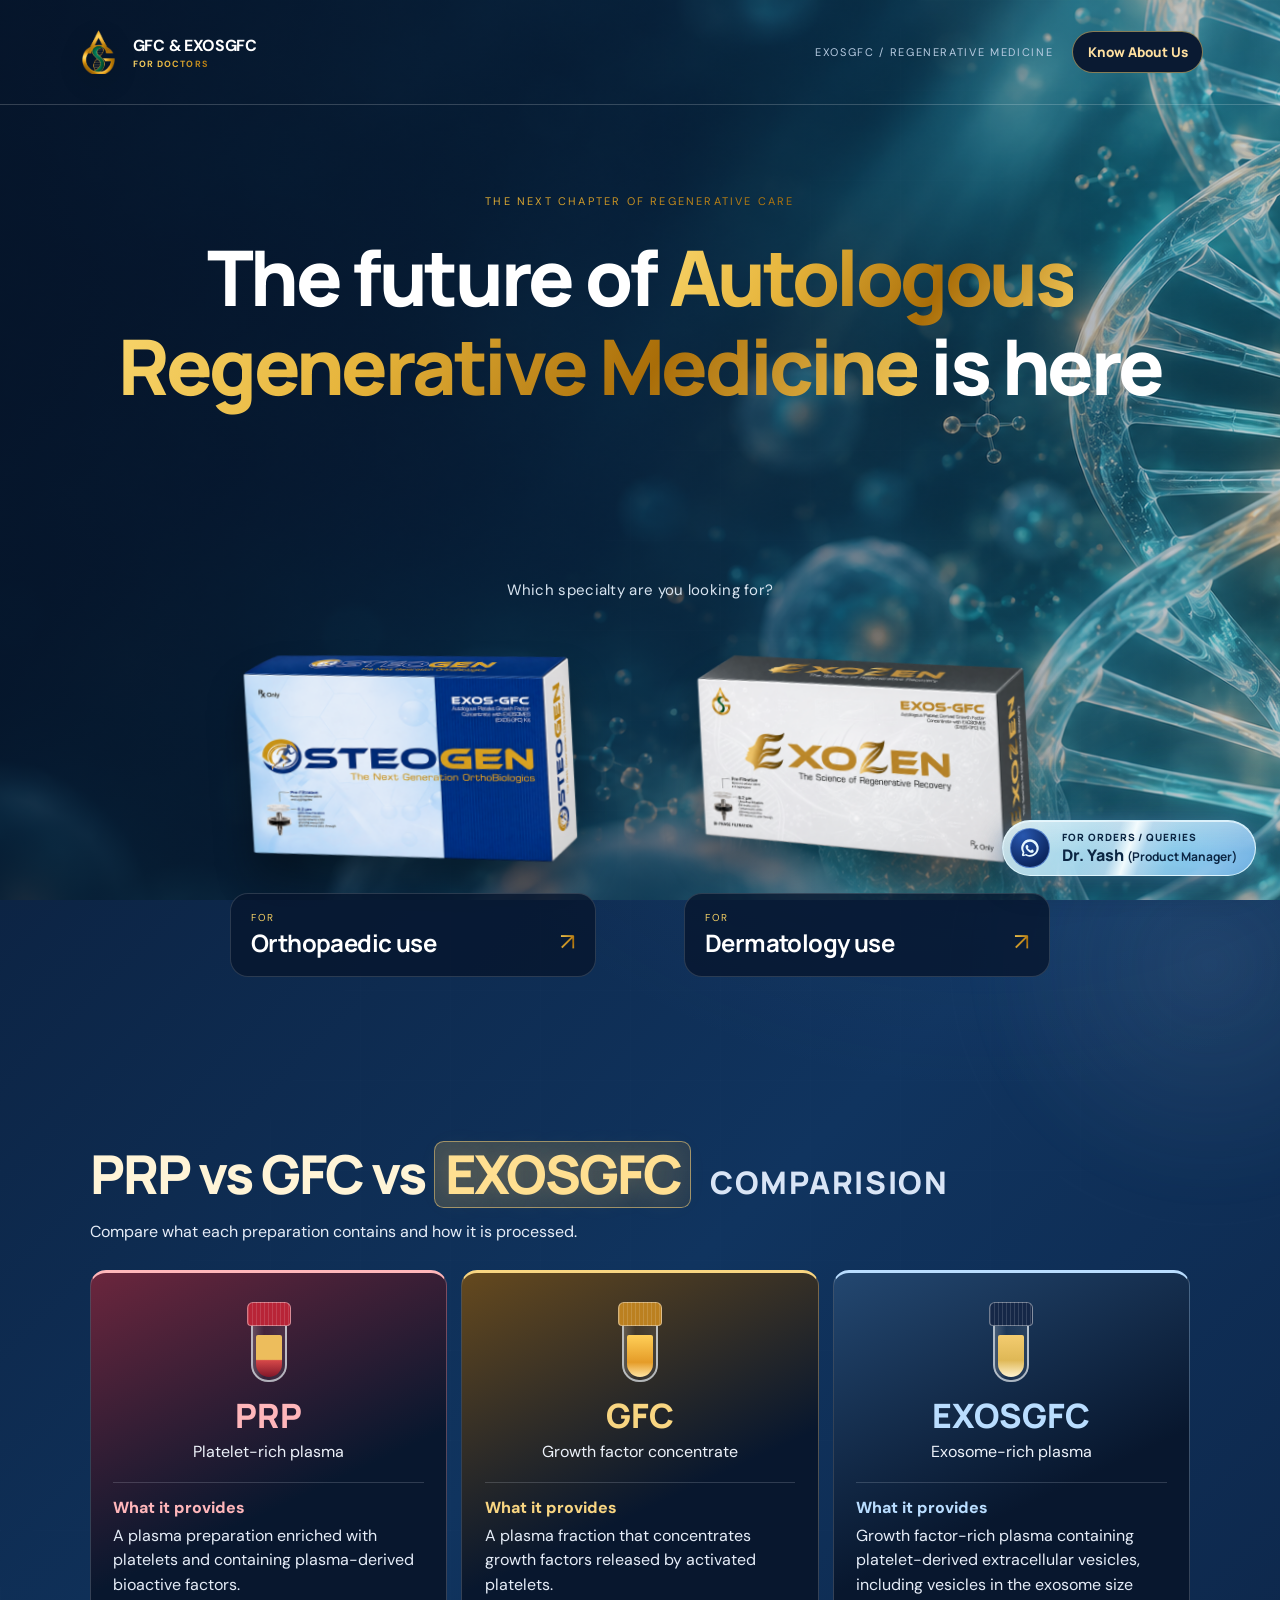
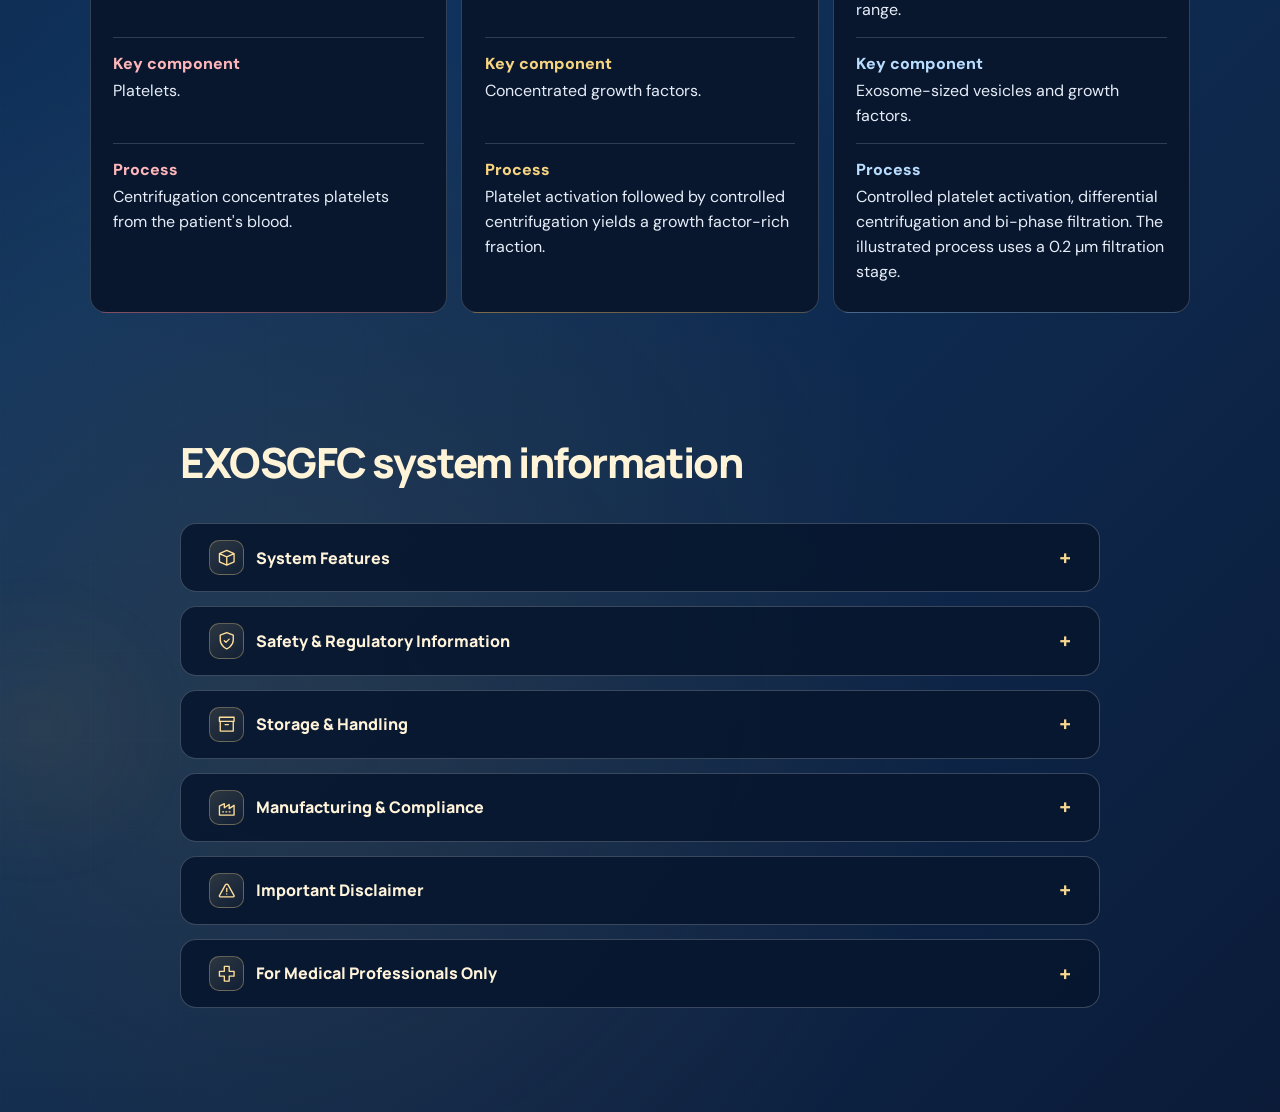
<file: index.html>
<!doctype html>
<html lang="en">
<head>
  <meta charset="UTF-8" />
  <meta name="viewport" content="width=device-width, initial-scale=1.0" />
  <meta name="description" content="EXOSGFC regenerative medicine solutions from AGS Technovision." />
  <title>GFC &amp; EXOSGFC for doctors | Regenerative Medicine</title>
  <link rel="icon" type="image/png" href="assets/gfc-exos-logo-mark.png" />
  <link rel="preconnect" href="https://fonts.googleapis.com" />
  <link rel="preconnect" href="https://fonts.gstatic.com" crossorigin />
  <link href="https://fonts.googleapis.com/css2?family=DM+Sans:wght@400;500;600;700&family=Manrope:wght@600;700;800&display=swap" rel="stylesheet" />
  <link rel="stylesheet" href="styles.css" />
  <link rel="stylesheet" href="whatsapp.css" />
  <link rel="stylesheet" href="site-nav.css" />
  <link rel="stylesheet" href="system-info.css" />
  <link rel="stylesheet" href="comparison.css" />
</head>
<body>
  <main class="landing" id="top">
    <div class="ambient ambient-one"></div><div class="ambient ambient-two"></div>
    <header class="topbar"><a class="wordmark" href="#top"><img class="brand-logo" src="assets/gfc-exos-logo-mark.png" alt="AGS Technovision logo" /><span>GFC &amp; EXOSGFC <small>for doctors</small></span></a><div class="about-top-actions"><span class="topline">EXOSGFC / Regenerative Medicine</span><a class="about-nav-link" href="about.html">Know About Us</a></div></header>

    <section class="opening" aria-labelledby="hero-title">
      <p class="pretitle">The next chapter of regenerative care</p>
      <div class="headline-stage" id="hero-title" aria-live="polite">
        <h1 class="headline headline-one"><span class="line">The future of <em>Autologous</em></span><span class="line"><em>Regenerative Medicine</em> is here</span></h1>
        <h1 class="headline headline-two">Exosomes with GFC<br /><em>achieved through Ultra Filtration.</em></h1>
      </div>
      <div class="choice-panel">
        <p class="choice-label">Which specialty are you looking for?</p>
        <div class="choices">
          <a class="choice choice-ortho" href="osteogen.html">
            <span class="choice-image"><img src="assets/osteogen-cutout-matched.png" alt="Osteogen EXOSGFC kit box" /></span>
            <span class="choice-copy"><small>For</small><strong>Orthopaedic use</strong><span class="choice-arrow">↗</span></span>
          </a>
          <a class="choice choice-derm" href="exozen.html">
            <span class="choice-image"><img src="assets/exozen-cutout.png" alt="Exozen EXOSGFC kit box" /></span>
            <span class="choice-copy"><small>For</small><strong>Dermatology use</strong><span class="choice-arrow">↗</span></span>
          </a>
        </div>
      </div>
    </section>

    <section class="prep-comparison" aria-labelledby="prep-comparison-title">
      <h2 id="prep-comparison-title">PRP vs GFC vs <em>EXOSGFC</em> <span class="comparison-heading-label">COMPARISION</span></h2>
      <p class="comparison-intro">Compare what each preparation contains and how it is processed.</p>
      <div class="comparison-grid">
        <article class="comparison-card comparison-prp">
          <header>
            <span class="comparison-tube" aria-hidden="true"><span></span></span>
            <h3>PRP</h3>
            <p>Platelet-rich plasma</p>
          </header>
          <dl>
            <div><dt>What it provides</dt><dd>A plasma preparation enriched with platelets and containing plasma-derived bioactive factors.</dd></div>
            <div><dt>Key component</dt><dd>Platelets.</dd></div>
            <div><dt>Process</dt><dd>Centrifugation concentrates platelets from the patient's blood.</dd></div>
          </dl>
        </article>
        <article class="comparison-card comparison-gfc">
          <header>
            <span class="comparison-tube" aria-hidden="true"><span></span></span>
            <h3>GFC</h3>
            <p>Growth factor concentrate</p>
          </header>
          <dl>
            <div><dt>What it provides</dt><dd>A plasma fraction that concentrates growth factors released by activated platelets.</dd></div>
            <div><dt>Key component</dt><dd>Concentrated growth factors.</dd></div>
            <div><dt>Process</dt><dd>Platelet activation followed by controlled centrifugation yields a growth factor-rich fraction.</dd></div>
          </dl>
        </article>
        <article class="comparison-card comparison-exos">
          <header>
            <span class="comparison-tube" aria-hidden="true"><span></span></span>
            <h3>EXOSGFC</h3>
            <p>Exosome-rich plasma</p>
          </header>
          <dl>
            <div><dt>What it provides</dt><dd>Growth factor-rich plasma containing platelet-derived extracellular vesicles, including vesicles in the exosome size range.</dd></div>
            <div><dt>Key component</dt><dd>Exosome-sized vesicles and growth factors.</dd></div>
            <div><dt>Process</dt><dd>Controlled platelet activation, differential centrifugation and bi-phase filtration. The illustrated process uses a 0.2 µm filtration stage.</dd></div>
          </dl>
        </article>
      </div>
    </section>

    <section class="system-info" aria-labelledby="system-info-title">
      <h2 id="system-info-title">EXOSGFC system information</h2>
      <div class="info-tabs">
        <details>
          <summary><span class="system-heading"><span class="system-icon" aria-hidden="true"><svg viewBox="0 0 24 24" focusable="false"><path d="M3 7l9-4 9 4v10l-9 4-9-4z M3 7l9 4 9-4 M12 11v10" /></svg></span><span>System Features</span></span></summary>
          <div class="system-panel">
            <p class="panel-intro">EXOSGFC kits are designed for preparation of an autologous blood component in a clinical setting.</p>
            <dl class="system-grid">
              <div><dt><span class="system-icon" aria-hidden="true"><svg viewBox="0 0 24 24" focusable="false"><path d="M6 11h12v10H6z M8 11V8a4 4 0 1 1 8 0v3 M12 15v2" /></svg></span>Closed system</dt><dd>The system limits environmental exposure during preparation, from collection through transfer of the concentrate.</dd></div>
              <div><dt><span class="system-icon" aria-hidden="true"><svg viewBox="0 0 24 24" focusable="false"><path d="M12 3s-6 7-6 11a6 6 0 1 0 12 0c0-4-6-11-6-11z" /></svg></span>Blood-contact components</dt><dd>Components intended to contact blood are supplied sterile and nonpyrogenic.</dd></div>
              <div><dt><span class="system-icon" aria-hidden="true"><svg viewBox="0 0 24 24" focusable="false"><path d="M16 7a4 4 0 1 1-8 0 4 4 0 0 1 8 0z M4 21v-2a6 6 0 0 1 6-6h4a6 6 0 0 1 6 6v2" /></svg></span>Single-patient use</dt><dd>Use each kit for one patient only and discard it after use.</dd></div>
              <div><dt><span class="system-icon" aria-hidden="true"><svg viewBox="0 0 24 24" focusable="false"><path d="M12 2l2.4 7.6L22 12l-7.6 2.4L12 22l-2.4-7.6L2 12l7.6-2.4z" /></svg></span>Sterilization and quality controls</dt><dd>Gamma irradiation is used for terminal sterilization. Check the kit documentation for sterilization and quality system details.</dd></div>
            </dl>
          </div>
        </details>
        <details>
          <summary><span class="system-heading"><span class="system-icon" aria-hidden="true"><svg viewBox="0 0 24 24" focusable="false"><path d="M12 22s8-3.5 8-11V5l-8-3-8 3v6c0 7.5 8 11 8 11z M9 12l2 2 4-4" /></svg></span><span>Safety &amp; Regulatory Information</span></span></summary>
          <div class="system-panel">
            <p class="panel-intro"><strong>Rx only.</strong> Use requires physician oversight. The kits are supplied through licensed medical professionals and are unsuitable for self-administration.</p>
            <dl class="system-grid">
              <div><dt><span class="system-icon" aria-hidden="true"><svg viewBox="0 0 24 24" focusable="false"><path d="M16 7a4 4 0 1 1-8 0 4 4 0 0 1 8 0z M4 21v-2a6 6 0 0 1 6-6h4a6 6 0 0 1 6 6v2" /></svg></span>Patient populations</dt><dd>Use is not established for patients under 18, pregnant or breastfeeding patients, people with an active systemic infection, or people with blood-borne pathogen exposure.</dd></div>
              <div><dt><span class="system-icon" aria-hidden="true"><svg viewBox="0 0 24 24" focusable="false"><path d="M7 3h10 M9 3v13a3 3 0 0 0 6 0V3 M9 10h6" /></svg></span>Blood collection</dt><dd>Use an evacuated tube collection system as specified in the kit instructions. Alternative collection methods can compromise sample quality.</dd></div>
              <div><dt><span class="system-icon" aria-hidden="true"><svg viewBox="0 0 24 24" focusable="false"><path d="M4 7h16 M9 7V4h6v3 M6 7l1 13h10l1-13 M10 11v5m4-5v5" /></svg></span>Disposal after use</dt><dd>Do not reuse, reprocess or resterilize any component. Reuse can transmit infection or lead to device failure.</dd></div>
              <div><dt><span class="system-icon" aria-hidden="true"><svg viewBox="0 0 24 24" focusable="false"><path d="M3 7l9-4 9 4v10l-9 4-9-4z M3 7l9 4 9-4 M12 11v10" /></svg></span>Sterile packaging</dt><dd>Inspect seals before opening. Set aside any kit with packaging that is already open, damaged or otherwise compromised.</dd></div>
            </dl>
          </div>
        </details>
        <details>
          <summary><span class="system-heading"><span class="system-icon" aria-hidden="true"><svg viewBox="0 0 24 24" focusable="false"><path d="M4 9h16v12H4z M3 4h18v5H3z M10 13h4" /></svg></span><span>Storage &amp; Handling</span></span></summary>
          <div class="system-panel">
            <p class="panel-intro">For Osteogen and Exozen, follow the temperature range and handling conditions printed on the specific kit.</p>
            <dl class="system-grid">
              <div><dt><span class="system-icon" aria-hidden="true"><svg viewBox="0 0 24 24" focusable="false"><path d="M9 14V6a3 3 0 1 1 6 0v8a5 5 0 1 1-6 0z M12 9v8" /></svg></span>Temperature and freezing</dt><dd>Keep kits within their labelled temperature range. Do not freeze. Discard any kit that has frozen, even if it has thawed.</dd></div>
              <div><dt><span class="system-icon" aria-hidden="true"><svg viewBox="0 0 24 24" focusable="false"><path d="M16 12a4 4 0 1 1-8 0 4 4 0 0 1 8 0z M12 2v2m0 16v2M2 12h2m16 0h2M5 5l1.5 1.5m11 11L19 19m0-14-1.5 1.5m-11 11L5 19" /></svg></span>Light and moisture</dt><dd>Keep kits in their original packaging until needed. Store them in a dry area away from direct light.</dd></div>
              <div><dt><span class="system-icon" aria-hidden="true"><svg viewBox="0 0 24 24" focusable="false"><path d="M4 6h16v15H4z M8 3v6m8-6v6M4 11h16 M9 16l2 2 4-4" /></svg></span>Shelf life</dt><dd>Check the expiry date on the individual pack before use. Discard expired kits.</dd></div>
              <div><dt><span class="system-icon" aria-hidden="true"><svg viewBox="0 0 24 24" focusable="false"><path d="M3 6h11v11H3z M14 10h4l3 4v3h-7 M6 17a2 2 0 1 0 4 0m6 0a2 2 0 1 0 4 0" /></svg></span>Transport and receipt</dt><dd>Protect shipments from temperature extremes, moisture and physical damage. Inspect the packaging when stock arrives.</dd></div>
            </dl>
          </div>
        </details>
        <details>
          <summary><span class="system-heading"><span class="system-icon" aria-hidden="true"><svg viewBox="0 0 24 24" focusable="false"><path d="M3 21V10l6-3v5l6-4v5l6-4v12z M7 17h1m3 0h1m3 0h1" /></svg></span><span>Manufacturing &amp; Compliance</span></span></summary>
          <div class="system-panel">
            <p class="panel-intro">Manufacturing of the EXOSGFC system uses documented quality controls, regulatory procedures and lot tracking. Each production lot is tested and validated for consistent performance and patient safety.</p>
            <dl class="system-grid">
              <div><dt><span class="system-icon" aria-hidden="true"><svg viewBox="0 0 24 24" focusable="false"><path d="M12 22s8-3.5 8-11V5l-8-3-8 3v6c0 7.5 8 11 8 11z M9 12l2 2 4-4" /></svg></span>ISO 13485:2016 Quality System</dt><dd>Production takes place in facilities certified to ISO 13485:2016, the international quality management standard for medical devices.</dd></div>
              <div><dt><span class="system-icon" aria-hidden="true"><svg viewBox="0 0 24 24" focusable="false"><path d="M7 3h10 M9 3v13a3 3 0 0 0 6 0V3 M9 10h6" /></svg></span>Validated Sterilization</dt><dd>Validated gamma irradiation is used for terminal sterilization, with records documenting sterility assurance.</dd></div>
              <div><dt><span class="system-icon" aria-hidden="true"><svg viewBox="0 0 24 24" focusable="false"><path d="M3 21V10l6-3v5l6-4v5l6-4v12z M7 17h1m3 0h1m3 0h1" /></svg></span>CDSCO-Licensed Facility</dt><dd>Manufacturing is carried out in a medical device facility licensed by the Central Drugs Standard Control Organisation (CDSCO).</dd></div>
              <div><dt><span class="system-icon" aria-hidden="true"><svg viewBox="0 0 24 24" focusable="false"><path d="M3 4h8l10 10-7 7L3 10z M7 8h.01" /></svg></span>Batch Traceability</dt><dd>Records for each lot allow the finished device to be traced back to the raw materials used in production.</dd></div>
              <div><dt><span class="system-icon" aria-hidden="true"><svg viewBox="0 0 24 24" focusable="false"><path d="M3 12h4l3-7 4 14 3-7h4" /></svg></span>Quality Testing</dt><dd>Every production batch is tested for sterility and endotoxins and undergoes validation of functional performance.</dd></div>
              <div><dt><span class="system-icon" aria-hidden="true"><svg viewBox="0 0 24 24" focusable="false"><path d="M6 3h8l4 4v14H6z M14 3v5h4M9 12h6m-6 4h6" /></svg></span>Documentation Control</dt><dd>Complete device history records document component sourcing and process validation, as required by applicable regulations.</dd></div>
            </dl>
            <p class="system-contact"><strong>Regulatory Status.</strong> The EXOSGFC system is registered as a medical device with the relevant authorities. Marketing and distribution follow the applicable medical device rules in each jurisdiction where it is sold.</p>
          </div>
        </details>
        <details>
          <summary><span class="system-heading"><span class="system-icon" aria-hidden="true"><svg viewBox="0 0 24 24" focusable="false"><path d="M10.3 4.8 3 18a1 1 0 0 0 .9 1.5h16.2A1 1 0 0 0 21 18L13.7 4.8a2 2 0 0 0-3.4 0z M12 9v4m0 3h.01" /></svg></span><span>Important Disclaimer</span></span></summary>
          <div class="system-panel">
            <p class="panel-intro">EXOSGFC is a device for preparing autologous blood components. The device itself provides no therapy and has not been evaluated for diagnosing, treating, curing or preventing specific diseases.</p>
            <dl class="system-grid">
              <div><dt><span class="system-icon" aria-hidden="true"><svg viewBox="0 0 24 24" focusable="false"><path d="M3 12h4l3-7 4 14 3-7h4" /></svg></span>Clinical outcomes</dt><dd>Results vary with patient health, underlying conditions, tissue quality and individual response. Technique, the clinical protocol and aftercare also affect outcomes.</dd></div>
              <div><dt><span class="system-icon" aria-hidden="true"><svg viewBox="0 0 24 24" focusable="false"><path d="M9 3h6v6h6v6h-6v6H9v-6H3V9h6z" /></svg></span>Clinical responsibility</dt><dd>The qualified clinician is responsible for patient selection and decisions about dosing, administration and follow-up.</dd></div>
              <div><dt><span class="system-icon" aria-hidden="true"><svg viewBox="0 0 24 24" focusable="false"><path d="M6 3h8l4 4v14H6z M14 3v5h4M9 12h6m-6 4h6" /></svg></span>Training and informed consent</dt><dd>Use requires a licensed professional trained in blood-component handling and sterile technique. Discuss risks, limitations and realistic expectations with the patient when obtaining informed consent.</dd></div>
            </dl>
          </div>
        </details>
        <details>
          <summary><span class="system-heading"><span class="system-icon" aria-hidden="true"><svg viewBox="0 0 24 24" focusable="false"><path d="M9 3h6v6h6v6h-6v6H9v-6H3V9h6z" /></svg></span><span>For Medical Professionals Only</span></span></summary>
          <div class="system-panel">
            <p class="panel-intro">EXOSGFC kits are intended for qualified, trained medical professionals.</p>
            <dl class="system-grid">
              <div><dt><span class="system-icon" aria-hidden="true"><svg viewBox="0 0 24 24" focusable="false"><path d="M12 6v15 M3 4h4a5 5 0 0 1 5 3 5 5 0 0 1 5-3h4v14h-4a5 5 0 0 0-5 3 5 5 0 0 0-5-3H3z" /></svg></span>Clinical resources</dt><dd>Request kit specifications, preparation documentation and training material through authorized channels.</dd></div>
              <div><dt><span class="system-icon" aria-hidden="true"><svg viewBox="0 0 24 24" focusable="false"><path d="M4 4h16v12H9l-5 4z M8 8h8m-8 4h6" /></svg></span>Professional enquiries</dt><dd>Contact the team for technical support, product information or procurement enquiries. Access to detailed clinical materials or ordering may require professional credential verification.</dd></div>
            </dl>
            <p class="system-contact"><a href="about.html#enquiries">Contact the clinical and distribution team</a></p>
          </div>
        </details>
      </div>
    </section>
    <a class="whatsapp" href="https://wa.me/919711611493" target="_blank" rel="noopener" aria-label="For Orders or Queries, contact Dr. Yash, Product Manager, on WhatsApp"><svg class="wa-icon" viewBox="0 0 24 24" aria-hidden="true"><path d="M12 2.5a9.5 9.5 0 0 0-8.1 14.5L2.5 21.5l4.7-1.3A9.5 9.5 0 1 0 12 2.5Zm0 17.2c-1.3 0-2.6-.3-3.7-1l-.3-.2-2.8.8.8-2.7-.2-.3a7.2 7.2 0 1 1 6.2 3.4Zm4-5.4c-.2-.1-1.3-.7-1.5-.7-.2-.1-.4-.1-.5.1-.2.2-.6.7-.7.8-.1.1-.3.2-.5.1-1.3-.6-2.2-1.1-3.1-2.4-.2-.3.2-.3.6-1 .1-.2.1-.3 0-.5s-.5-1.2-.7-1.6c-.2-.4-.4-.3-.5-.3h-.4c-.2 0-.5.1-.7.3-.2.2-.8.8-.8 1.9s.8 2.2.9 2.3c.1.1 1.6 2.5 3.9 3.5.5.2.9.4 1.2.5.5.2.9.2 1.2.1.4-.1 1.3-.5 1.5-1 .2-.5.2-.9.1-1-.1 0-.3-.1-.5-.2Z"/></svg><span class="wa-label"><span class="wa-purpose">For orders / queries</span><strong>Dr. Yash</strong> <span class="wa-role">(Product Manager)</span></span></a>
  </main>
  <script>
    window.setTimeout(() => document.body.classList.add('show-second'), 3100);
    const autoReveal = window.setTimeout(() => document.body.classList.add('show-choices'), 3900);

    function revealChoicesOnScroll() {
      if (window.scrollY <= 0) return;
      document.body.classList.add('choices-on-scroll');
      window.clearTimeout(autoReveal);
      window.removeEventListener('scroll', revealChoicesOnScroll);
    }

    window.addEventListener('scroll', revealChoicesOnScroll, { passive: true });
    revealChoicesOnScroll();
  </script>
</body>
</html>
</file>
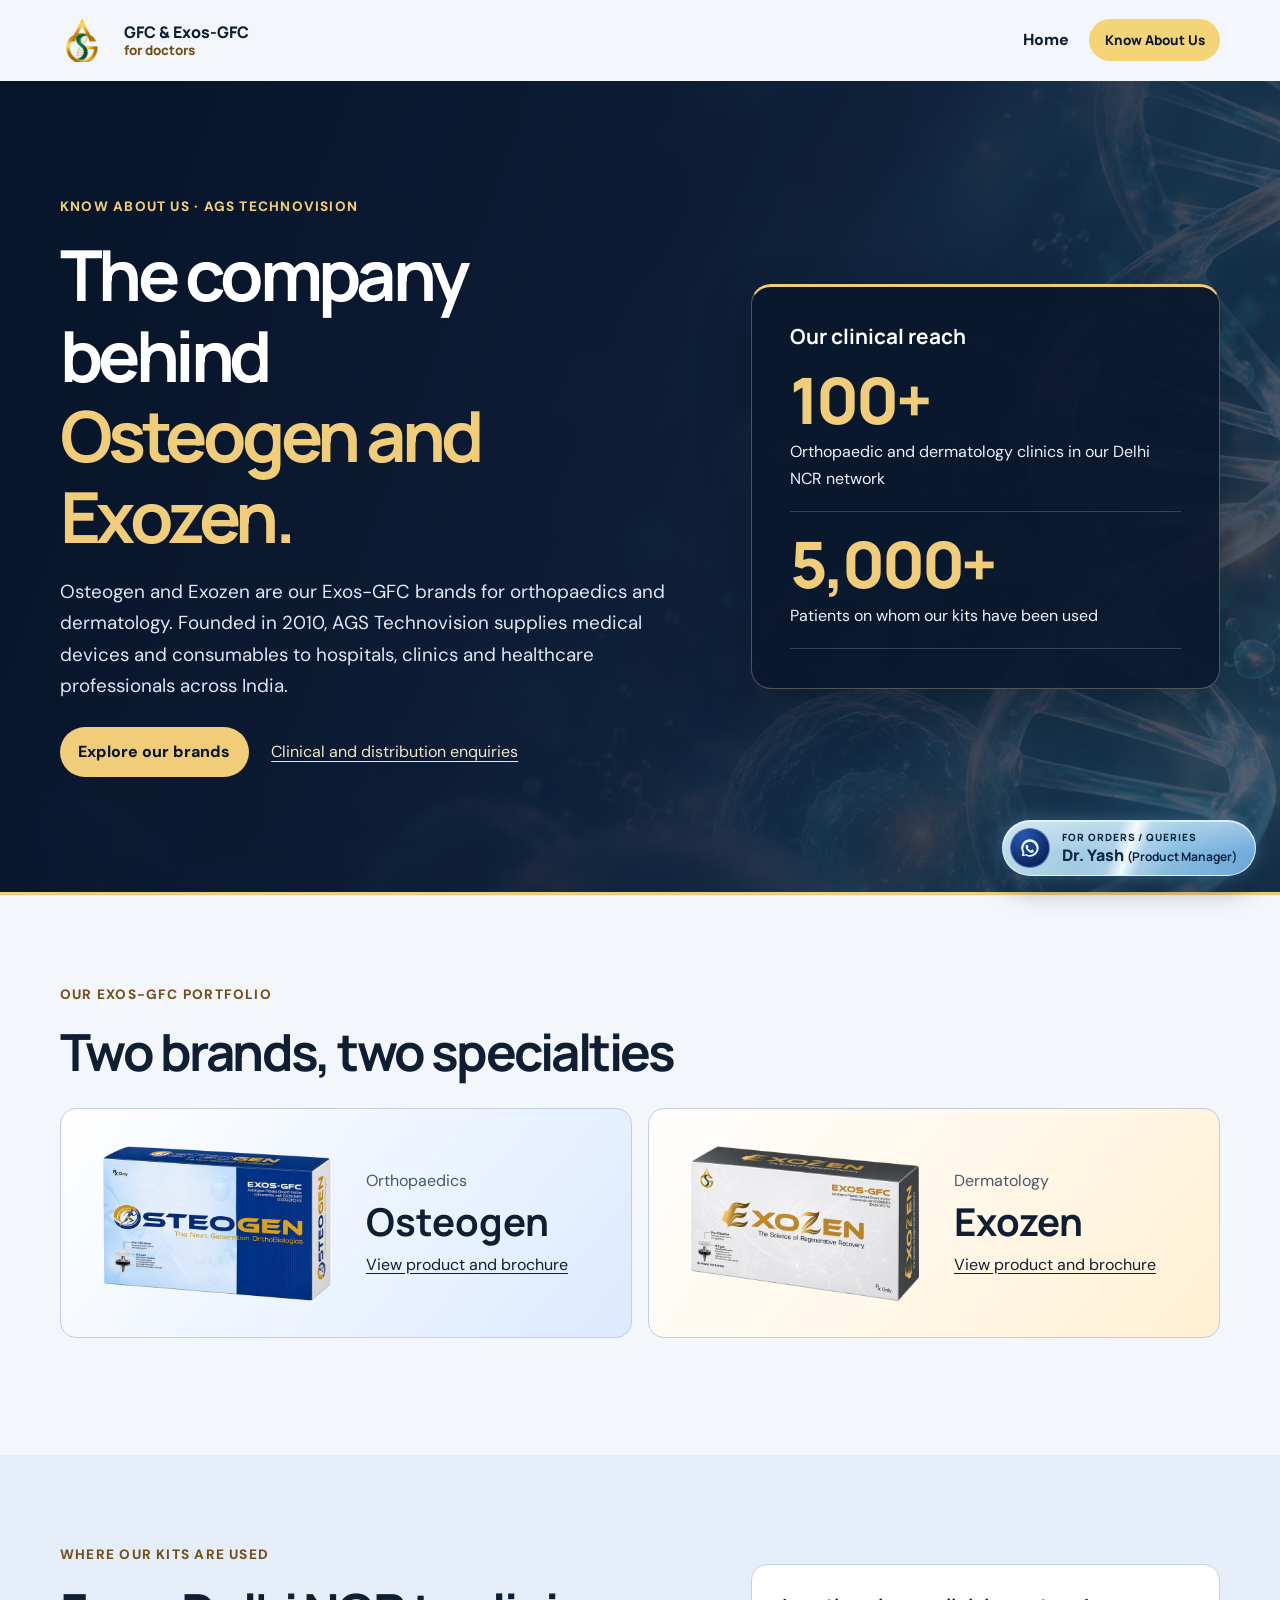
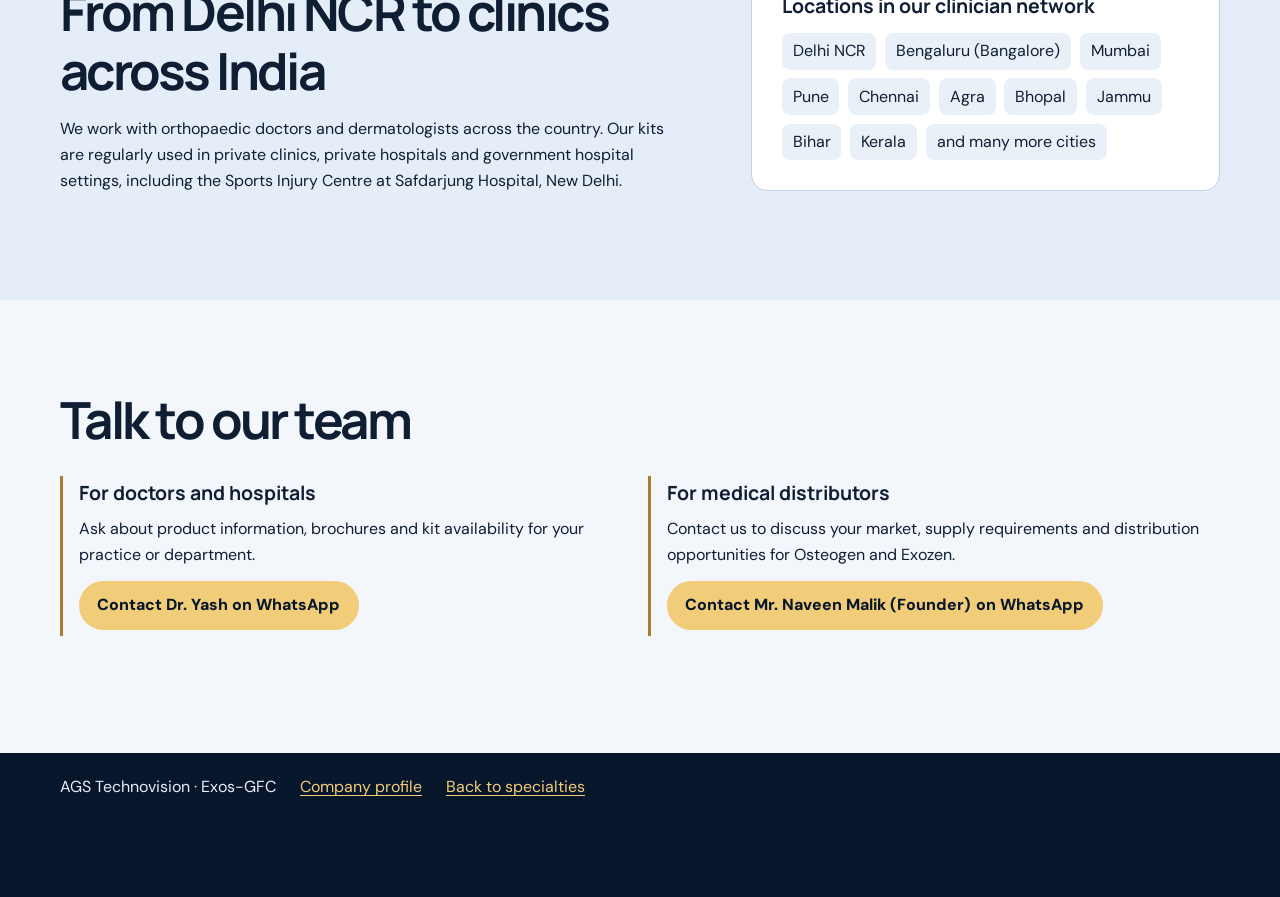
<file: about.html>
<!doctype html>
<html lang="en">
<head>
  <meta charset="utf-8" />
  <meta name="viewport" content="width=device-width, initial-scale=1" />
  <title>Know About Us | AGS Technovision &amp; Exos-GFC</title>
  <meta name="description" content="Meet AGS Technovision, the company behind Osteogen and Exozen. Explore our Exos-GFC brands, clinician network and distribution enquiries." />
  <link rel="icon" href="assets/gfc-exos-logo-mark.png" />
  <link rel="preconnect" href="https://fonts.googleapis.com" />
  <link rel="preconnect" href="https://fonts.gstatic.com" crossorigin />
  <link href="https://fonts.googleapis.com/css2?family=DM+Sans:wght@400;500;600;700&amp;family=Manrope:wght@600;700;800&amp;display=swap" rel="stylesheet" />
  <link rel="stylesheet" href="about.css" />
  <link rel="stylesheet" href="site-nav.css" />
  <link rel="stylesheet" href="whatsapp.css" />
</head>
<body>
  <header class="about-header about-wrap">
    <a class="about-brand" href="index.html">
      <img src="assets/gfc-exos-logo-mark.png" alt="" width="44" height="44" />
      <span>GFC &amp; Exos-GFC <small>for doctors</small></span>
    </a>
    <nav aria-label="Main navigation">
      <a class="about-home" href="index.html">Home</a>
      <a class="about-nav-link" href="about.html" aria-current="page">Know About Us</a>
    </nav>
  </header>
  <main>
    <section class="about-hero" aria-labelledby="about-title">
      <div class="about-wrap hero-layout">
        <div>
          <p class="about-kicker">Know About Us · AGS Technovision</p>
          <h1 id="about-title">The company behind <em>Osteogen and Exozen.</em></h1>
          <p class="about-intro">Osteogen and Exozen are our Exos-GFC brands for orthopaedics and dermatology. Founded in 2010, AGS Technovision supplies medical devices and consumables to hospitals, clinics and healthcare professionals across India.</p>
          <div class="hero-links">
            <a class="about-action" href="#our-brands">Explore our brands</a>
            <a class="about-text-link" href="#enquiries">Clinical and distribution enquiries</a>
          </div>
        </div>
        <div class="reach-panel">
          <h2>Our clinical reach</h2>
          <dl class="reach-stats">
            <div><dt>Orthopaedic and dermatology clinics in our Delhi NCR network</dt><dd>100+</dd></div>
            <div><dt>Patients on whom our kits have been used</dt><dd>5,000+</dd></div>
          </dl>
        </div>
      </div>
    </section>

    <section id="our-brands" class="about-wrap about-section">
      <p class="about-kicker">Our Exos-GFC portfolio</p>
      <h2>Two brands, two specialties</h2>
      <div class="brand-grid">
        <a class="product-tile product-osteo" href="osteogen.html">
          <img src="assets/osteogen-cutout-matched.png" alt="Osteogen kit packaging" width="1536" height="1024" loading="lazy" />
          <div class="tile-copy"><p>Orthopaedics</p><h3>Osteogen</h3><span>View product and brochure</span></div>
        </a>
        <a class="product-tile product-exo" href="exozen.html">
          <img src="assets/exozen-cutout.png" alt="Exozen kit packaging" width="1536" height="1024" loading="lazy" />
          <div class="tile-copy"><p>Dermatology</p><h3>Exozen</h3><span>View product and brochure</span></div>
        </a>
      </div>
    </section>

    <section class="about-network" aria-labelledby="reach-title">
      <div class="about-wrap about-section network-layout">
        <div>
          <p class="about-kicker">Where our kits are used</p>
          <h2 id="reach-title">From Delhi NCR to clinics across India</h2>
          <p>We work with orthopaedic doctors and dermatologists across the country. Our kits are regularly used in private clinics, private hospitals and government hospital settings, including the Sports Injury Centre at Safdarjung Hospital, New Delhi.</p>
        </div>
        <div class="locations">
          <h3>Locations in our clinician network</h3>
          <ul>
            <li>Delhi NCR</li><li>Bengaluru (Bangalore)</li><li>Mumbai</li><li>Pune</li>
            <li>Chennai</li><li>Agra</li><li>Bhopal</li><li>Jammu</li><li>Bihar</li><li>Kerala</li><li>and many more cities</li>
          </ul>
        </div>
      </div>
    </section>

    <section id="enquiries" class="about-wrap about-section">
      <h2>Talk to our team</h2>
      <div class="enquiry-grid">
        <article>
          <h3>For doctors and hospitals</h3>
          <p>Ask about product information, brochures and kit availability for your practice or department.</p>
          <a class="about-action" href="https://wa.me/919711611493" target="_blank" rel="noopener">Contact Dr. Yash on WhatsApp</a>
        </article>
        <article>
          <h3>For medical distributors</h3>
          <p>Contact us to discuss your market, supply requirements and distribution opportunities for Osteogen and Exozen.</p>
          <a class="about-action distributor-contact" href="https://wa.me/919990369700" target="_blank" rel="noopener" aria-label="Contact Mr. Naveen Malik, Founder, on WhatsApp">Contact Mr. Naveen Malik (Founder) <span>on WhatsApp</span></a>
        </article>
      </div>
    </section>
  </main>
  <footer class="about-footer">
    <div class="about-wrap"><span>AGS Technovision · Exos-GFC</span><a href="https://www.agstechnovision.com/about-us.html">Company profile</a><a href="index.html">Back to specialties</a></div>
  </footer>
    <a class="whatsapp" href="https://wa.me/919711611493" target="_blank" rel="noopener" aria-label="For Orders or Queries, contact Dr. Yash, Product Manager, on WhatsApp"><svg class="wa-icon" viewBox="0 0 24 24" aria-hidden="true"><path d="M12 2.5a9.5 9.5 0 0 0-8.1 14.5L2.5 21.5l4.7-1.3A9.5 9.5 0 1 0 12 2.5Zm0 17.2c-1.3 0-2.6-.3-3.7-1l-.3-.2-2.8.8.8-2.7-.2-.3a7.2 7.2 0 1 1 6.2 3.4Zm4-5.4c-.2-.1-1.3-.7-1.5-.7-.2-.1-.4-.1-.5.1-.2.2-.6.7-.7.8-.1.1-.3.2-.5.1-1.3-.6-2.2-1.1-3.1-2.4-.2-.3.2-.3.6-1 .1-.2.1-.3 0-.5s-.5-1.2-.7-1.6c-.2-.4-.4-.3-.5-.3h-.4c-.2 0-.5.1-.7.3-.2.2-.8.8-.8 1.9s.8 2.2.9 2.3c.1.1 1.6 2.5 3.9 3.5.5.2.9.4 1.2.5.5.2.9.2 1.2.1.4-.1 1.3-.5 1.5-1 .2-.5.2-.9.1-1-.1 0-.3-.1-.5-.2Z"/></svg><span class="wa-label"><span class="wa-purpose">For orders / queries</span><strong>Dr. Yash</strong> <span class="wa-role">(Product Manager)</span></span></a>
</body>
</html>
</file>
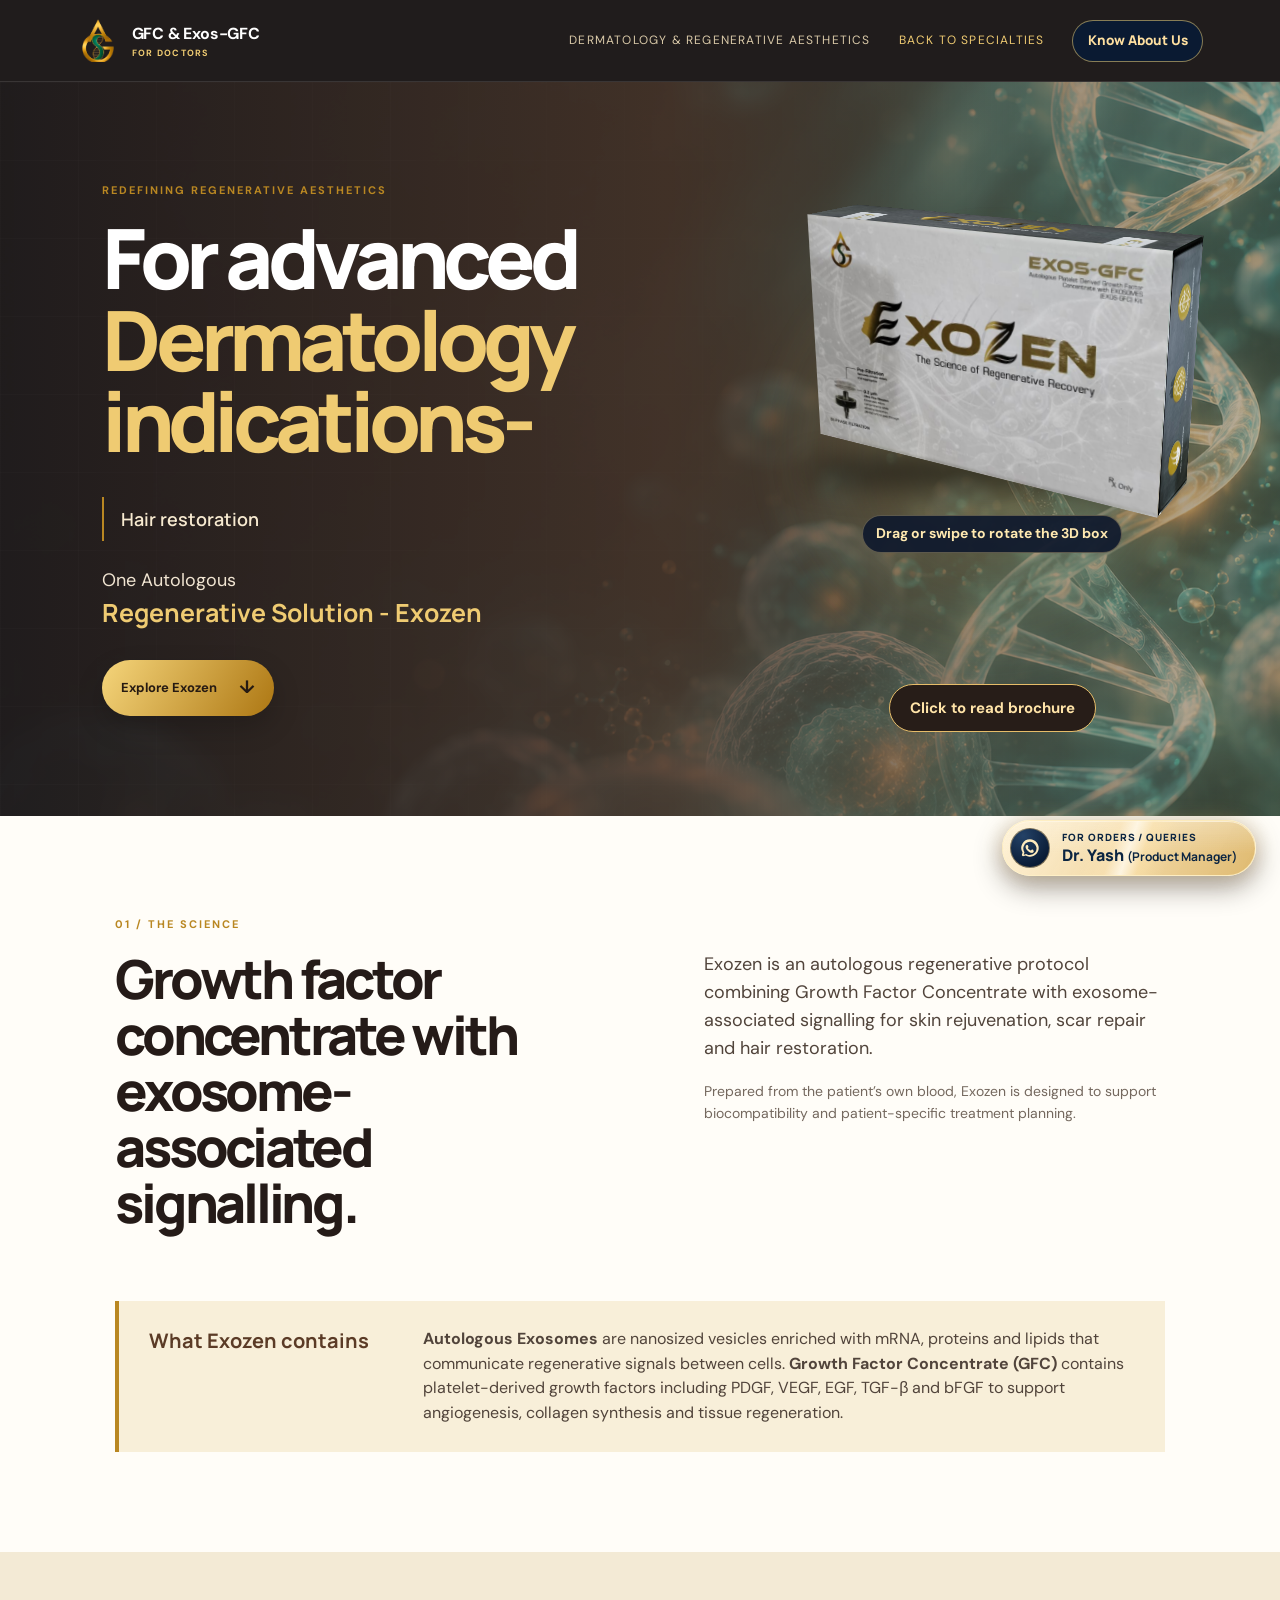
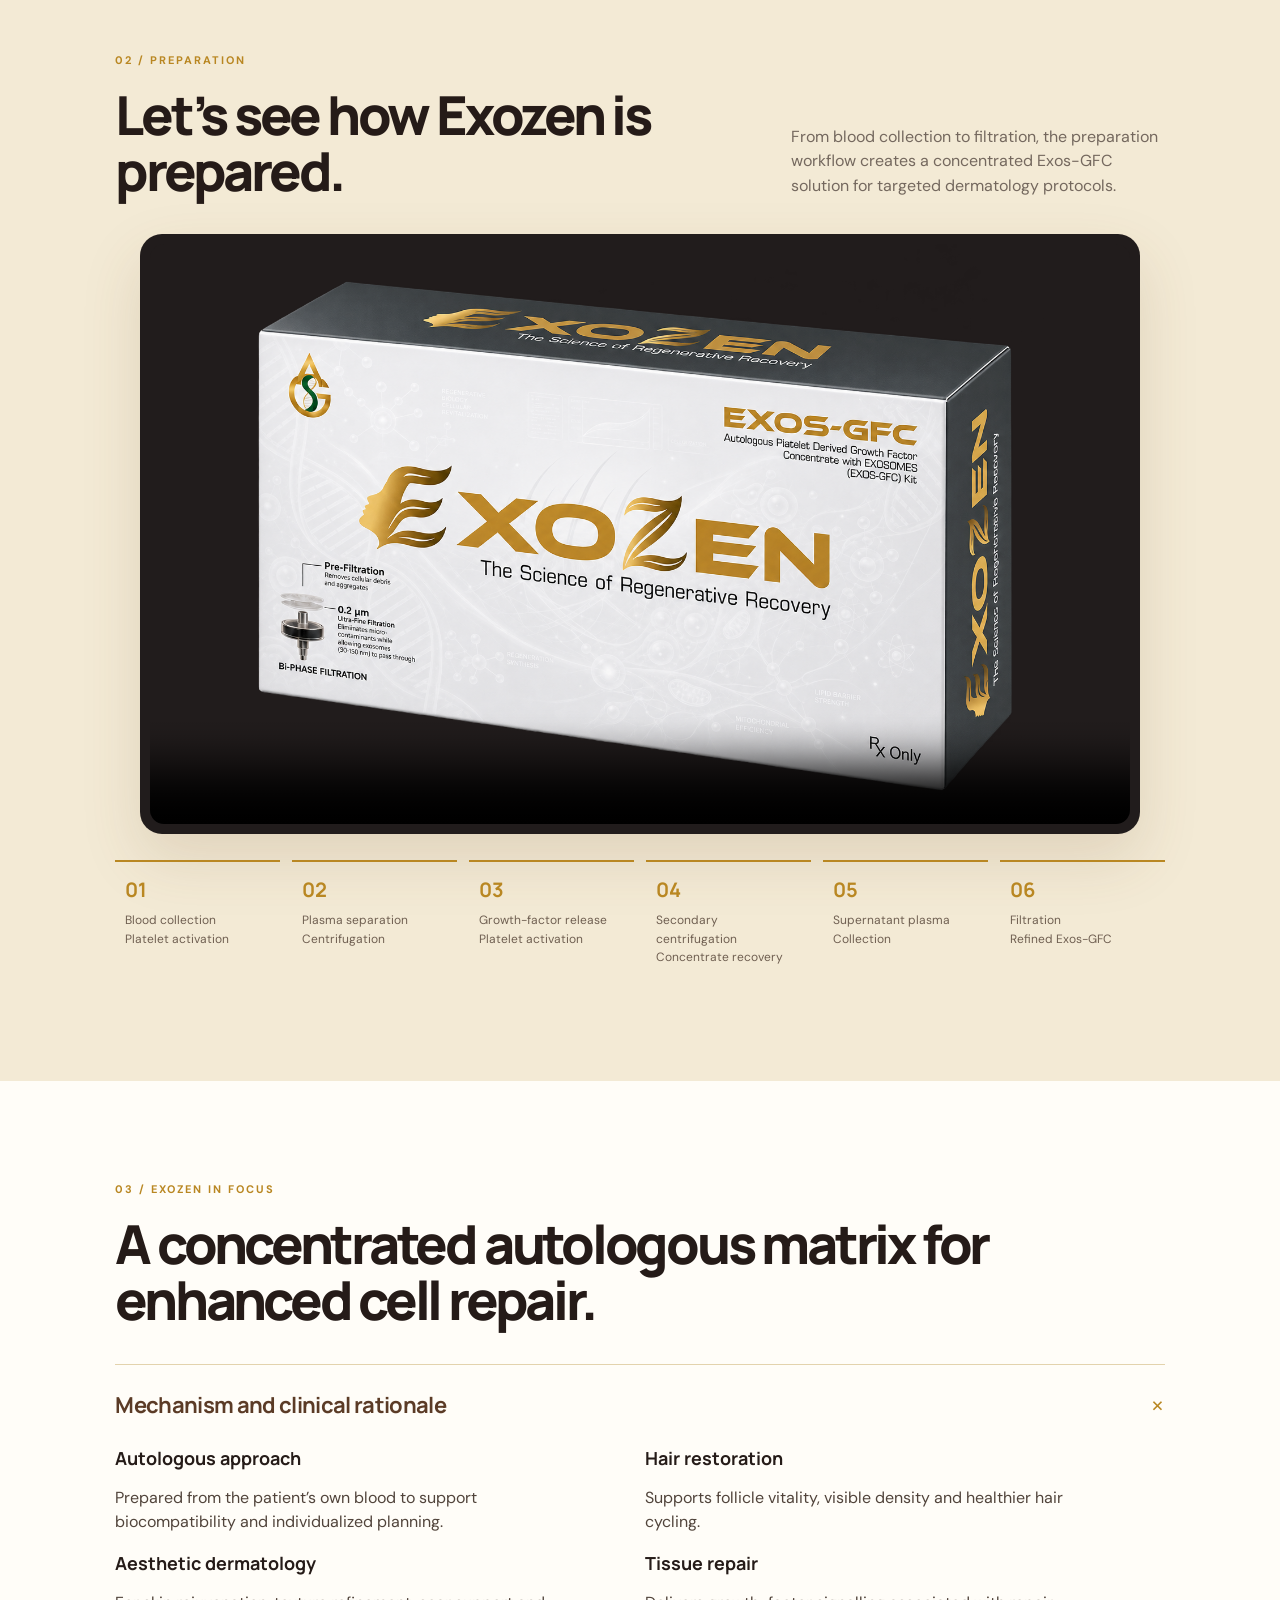
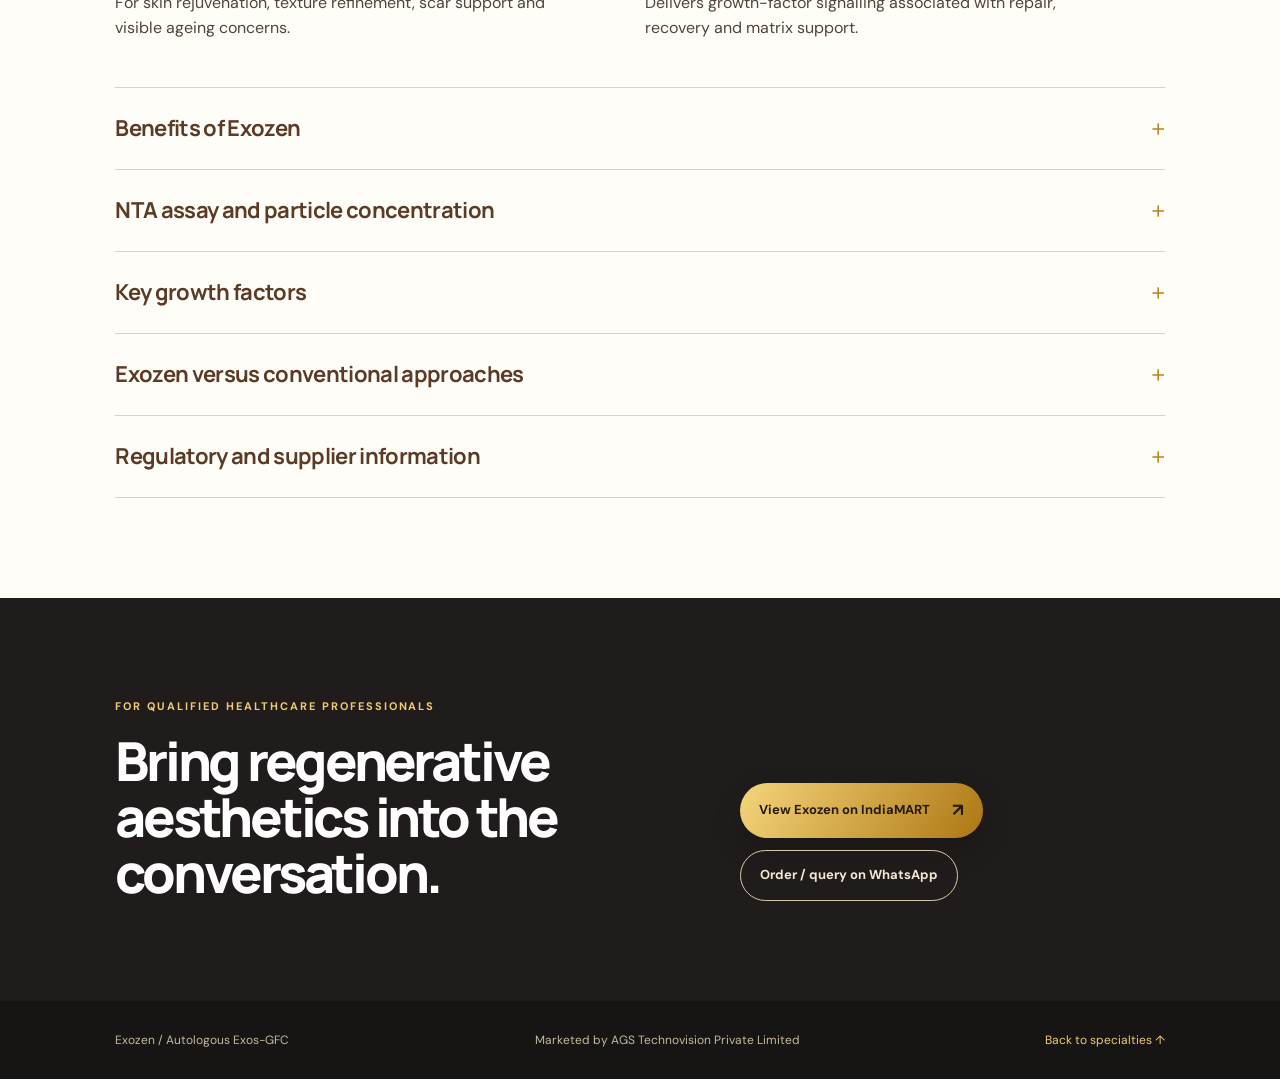
<file: exozen.html>
<!doctype html>
<html lang="en">
<head>
  <meta charset="utf-8" />
  <meta name="viewport" content="width=device-width, initial-scale=1" />
  <title>Exozen | Autologous Exos-GFC for Dermatology</title>
  <link rel="icon" type="image/png" href="assets/gfc-exos-logo-mark.png" />
  <meta name="description" content="Exozen autologous Exos-GFC for hair restoration, skin vitality and regenerative aesthetics." />
  <link rel="preconnect" href="https://fonts.googleapis.com" />
  <link rel="preconnect" href="https://fonts.gstatic.com" crossorigin />
  <link href="https://fonts.googleapis.com/css2?family=DM+Sans:wght@400;500;600;700&family=Manrope:wght@500;600;700;800&display=swap" rel="stylesheet" />
  <link rel="stylesheet" href="exozen.css" />
  <link rel="stylesheet" href="whatsapp.css" />
  <link rel="stylesheet" href="site-nav.css" />
  <link rel="stylesheet" href="product-box.css" />
  <script src="product-box.js" defer></script>
  <link rel="stylesheet" href="brochure.css" />
  <script src="brochure.js" defer></script>
</head>
<body>
  <div class="exo-shell">
    <header class="exo-nav"><a class="exo-brand" href="index.html"><img src="assets/gfc-exos-logo-mark.png" alt="GFC &amp; Exos-GFC" /><span>GFC &amp; Exos-GFC<small>for doctors</small></span></a><div class="nav-right"><span>Dermatology &amp; regenerative aesthetics</span><a class="nav-back" href="index.html">Back to specialties</a><a class="about-nav-link" href="about.html">Know About Us</a></div></header>
    <main>
      <section class="exo-hero"><div class="hero-grid"></div><div class="hero-copy"><p class="kicker">Redefining regenerative aesthetics</p><h1>For advanced<br /><span>Dermatology indications-</span></h1><div class="indication-reel" aria-label="Exozen clinical applications"><span>Hair restoration</span><span>Skin rejuvenation</span><span>Scar repair</span><span>Follicle vitality</span><span>Skin texture refinement</span><span>Aesthetic dermatology</span><span>Tissue repair</span><span>Hair density support</span><span>Patient-specific planning</span></div><p class="hero-finish">One Autologous<br /><strong>Regenerative Solution - Exozen</strong></p><a class="gold-button" href="#explore">Explore Exozen <span>↓</span></a></div><div class="hero-product box-product"><div class="product-glow"></div>
        <div class="box-stage exozen-box" role="group" tabindex="0" aria-label="Exozen product box. Drag or use the arrow keys to rotate. Home resets the view.">
          <div class="box-hint" aria-hidden="true">Drag or swipe to rotate the 3D box</div>
          <div class="box-3d" aria-hidden="true">
            <div class="box-face box-front"></div>
            <div class="box-face box-back"></div>
            <div class="box-face box-right"></div>
            <div class="box-face box-left"></div>
            <div class="box-face box-top"></div>
            <div class="box-face box-bottom"></div>
          </div>
        </div>
        <button class="brochure-trigger" type="button" aria-haspopup="dialog" aria-controls="exozen-brochure">Click to read brochure</button>
      </div></section>
      <section class="overview section" id="explore"><div class="section-label">01 / The science</div><div class="overview-grid"><div><h2>Growth factor concentrate with exosome-associated signalling.</h2></div><div><p>Exozen is an autologous regenerative protocol combining Growth Factor Concentrate with exosome-associated signalling for skin rejuvenation, scar repair and hair restoration.</p><p class="muted">Prepared from the patient’s own blood, Exozen is designed to support biocompatibility and patient-specific treatment planning.</p></div></div><div class="definition"><span>What Exozen contains</span><p><strong>Autologous Exosomes</strong> are nanosized vesicles enriched with mRNA, proteins and lipids that communicate regenerative signals between cells. <strong>Growth Factor Concentrate (GFC)</strong> contains platelet-derived growth factors including PDGF, VEGF, EGF, TGF-β and bFGF to support angiogenesis, collagen synthesis and tissue regeneration.</p></div></section>
      <section class="video-section section"><div class="section-label">02 / Preparation</div><div class="video-heading"><h2>Let’s see how Exozen is prepared.</h2><p>From blood collection to filtration, the preparation workflow creates a concentrated Exos-GFC solution for targeted dermatology protocols.</p></div><div class="video-frame"><video controls preload="metadata" playsinline poster="assets/exozen-cutout.png"><source src="assets/exozen-preparation.mp4" type="video/mp4" />Your browser does not support the video tag.</video></div><div class="process-steps"><div><b>01</b><span>Blood collection<br />Platelet activation</span></div><div><b>02</b><span>Plasma separation<br />Centrifugation</span></div><div><b>03</b><span>Growth-factor release<br />Platelet activation</span></div><div><b>04</b><span>Secondary centrifugation<br />Concentrate recovery</span></div><div><b>05</b><span>Supernatant plasma<br />Collection</span></div><div><b>06</b><span>Filtration<br />Refined Exos-GFC</span></div></div></section>
      <section class="tabs-section section"><div class="section-label">03 / Exozen in focus</div><h2>A concentrated autologous matrix for enhanced cell repair.</h2><div class="info-tabs">
        <details open><summary>Mechanism and clinical rationale <span>+</span></summary><div class="details-body two-col"><div><h3>Autologous approach</h3><p>Prepared from the patient’s own blood to support biocompatibility and individualized planning.</p><h3>Aesthetic dermatology</h3><p>For skin rejuvenation, texture refinement, scar support and visible ageing concerns.</p></div><div><h3>Hair restoration</h3><p>Supports follicle vitality, visible density and healthier hair cycling.</p><h3>Tissue repair</h3><p>Delivers growth-factor signalling associated with repair, recovery and matrix support.</p></div></div></details>
        <details><summary>Benefits of Exozen <span>+</span></summary><div class="details-body benefit-grid"><div><b>Repair support</b><span>Encourages pathways involved in tissue renewal and recovery.</span></div><div><b>Follicle support</b><span>Helps create a growth-supportive environment for follicular activity.</span></div><div><b>Skin vitality</b><span>Supports texture, tone and overall skin quality in aesthetic protocols.</span></div><div><b>Patient-friendly</b><span>Autologous, minimally invasive and suited to individualized planning.</span></div></div></details>
        <details><summary>NTA assay and particle concentration <span>+</span></summary><div class="details-body"><p>Nanoparticle Tracking Analysis measures particle concentration and size distribution using laser light scattering and Brownian motion.</p><div class="metric-grid"><div><b>2.72 × 10<sup>12</sup></b><span>particles/ml<br />original exosome concentration</span></div><div><b>137 nm</b><span>median diameter<br />X50</span></div><div><b>158 nm</b><span>mean diameter<br />typical population</span></div><div><b>&gt;98%</b><span>exosome &amp; growth factor<br />content purity</span></div></div><p class="muted">NTA verifies exosome and growth-factor concentration after preparation.</p></div></details>
        <details><summary>Key growth factors <span>+</span></summary><div class="details-body"><div class="factor-grid"><div><b>PDGF</b><span>Supports fibroblast activity, repair and tissue remodelling.</span><strong>99,443.75 pg/ml</strong></div><div><b>VEGF</b><span>Supports angiogenesis and nutrient delivery.</span><strong>3,899 pg/ml</strong></div><div><b>EGF</b><span>Supports cellular proliferation and skin repair.</span><strong>550 pg/ml</strong></div><div><b>TGF-β</b><span>Supports collagen synthesis and matrix repair.</span><strong>1,732.50 pg/ml</strong></div><div><b>bFGF</b><span>Supports cellular growth and tissue repair.</span><strong>2,793 pg/ml</strong></div></div><p class="muted">ELISA analysis verifies elevated levels of key growth factors.</p></div></details>
        <details><summary>Exozen versus conventional approaches <span>+</span></summary><div class="details-body comparison"><div><h3>Conventional PRP</h3><p>Provides growth factors but may contain red blood cells and white blood cells that can contribute to inflammation after administration.</p></div><div><h3>Growth Factor Concentrate</h3><p>Contains pre-activated growth factors and offers a refined regenerative preparation.</p></div><div class="comparison-highlight"><h3>Exozen</h3><p>Combines GFC with exosome-associated signalling for bioactive communication across hair, skin and aesthetic-focused protocols.</p></div></div></details>
        <details><summary>Regulatory and supplier information <span>+</span></summary><div class="details-body supplier"><div class="badge-row"><b>Autologous</b><b>Refined filtration</b><b>NTA verified</b></div><p><strong>Marketed by:</strong> AGS Technovision Private Limited</p><p>28, Urban Bazar, Habitat Residences, Sector 78, Faridabad, Haryana, India</p><p><strong>M:</strong> +91-8287337319, 9212301406 &nbsp; | &nbsp; <strong>E:</strong> admin@agstpl.com &nbsp; | &nbsp; <strong>W:</strong> www.exosgfc.com</p></div></details>
      </div></section>
      <section class="cta-section section"><div><p class="kicker">For qualified healthcare professionals</p><h2>Bring regenerative aesthetics into the conversation.</h2></div><div class="cta-actions"><a class="gold-button" href="https://www.indiamart.com/proddetail/exozen-exos-gfc-for-dermatological-use-mrp-2859720149788.html?sellerpreview=1" target="_blank" rel="noopener">View Exozen on IndiaMART <span>↗</span></a><a class="outline-button" href="https://wa.me/919711611493" target="_blank" rel="noopener">Order / query on WhatsApp</a></div></section>
    </main>
    <footer class="exo-footer"><span>Exozen / Autologous Exos-GFC</span><span>Marketed by AGS Technovision Private Limited</span><a href="index.html">Back to specialties ↑</a></footer>
    <a class="whatsapp exo-whatsapp" href="https://wa.me/919711611493" target="_blank" rel="noopener" aria-label="For Orders or Queries, contact Dr. Yash, Product Manager, on WhatsApp"><svg class="wa-icon" viewBox="0 0 24 24" aria-hidden="true"><path d="M12 2.5a9.5 9.5 0 0 0-8.1 14.5L2.5 21.5l4.7-1.3A9.5 9.5 0 1 0 12 2.5Zm0 17.2c-1.3 0-2.6-.3-3.7-1l-.3-.2-2.8.8.8-2.7-.2-.3a7.2 7.2 0 1 1 6.2 3.4Zm4-5.4c-.2-.1-1.3-.7-1.5-.7-.2-.1-.4-.1-.5.1-.2.2-.6.7-.7.8-.1.1-.3.2-.5.1-1.3-.6-2.2-1.1-3.1-2.4-.2-.3.2-.3.6-1 .1-.2.1-.3 0-.5s-.5-1.2-.7-1.6c-.2-.4-.4-.3-.5-.3h-.4c-.2 0-.5.1-.7.3-.2.2-.8.8-.8 1.9s.8 2.2.9 2.3c.1.1 1.6 2.5 3.9 3.5.5.2.9.4 1.2.5.5.2.9.2 1.2.1.4-.1 1.3-.5 1.5-1 .2-.5.2-.9.1-1-.1 0-.3-.1-.5-.2Z"/></svg><span class="wa-label"><span class="wa-purpose">For orders / queries</span><strong>Dr. Yash</strong> <span class="wa-role">(Product Manager)</span></span></a>
  </div>
  <dialog class="brochure-viewer" id="exozen-brochure" data-page-directory="assets/exozen-brochure" aria-labelledby="brochure-title">
    <header class="brochure-toolbar">
      <h2 id="brochure-title">Exozen brochure</h2>
      <div class="brochure-zoom" role="group" aria-label="Zoom controls">
        <button type="button" data-zoom="-1" aria-label="Zoom out">−</button>
        <button type="button" data-zoom="0" aria-label="Reset zoom">100%</button>
        <button type="button" data-zoom="1" aria-label="Zoom in">+</button>
      </div>
      <button class="brochure-close" type="button" aria-label="Close brochure" autofocus>×</button>
    </header>
    <div class="brochure-stage">
      <div class="brochure-scroll" tabindex="0" aria-label="Brochure pages. Scroll to pan when zoomed in.">
        <div class="brochure-mat">
          <div class="brochure-book" data-spread="0">
            <div class="brochure-leaf">
              <img class="brochure-front" data-page="1" alt="Exozen brochure front cover" />
              <img class="brochure-back" data-page="2" alt="Exozen mechanism and clinical rationale" />
            </div>
            <div class="brochure-leaf">
              <img class="brochure-front" data-page="3" alt="Exozen comparison and preparation" />
              <img class="brochure-back" data-page="4" alt="Exozen particle analysis and back cover" />
            </div>
          </div>
        </div>
      </div>
      <button class="brochure-arrow brochure-prev" type="button" aria-label="Previous pages">‹</button>
      <button class="brochure-arrow brochure-next" type="button" aria-label="Next pages">›</button>
    </div>
    <footer class="brochure-status" aria-live="polite">Page 1 of 4</footer>
  </dialog>
</body>
</html>
</file>
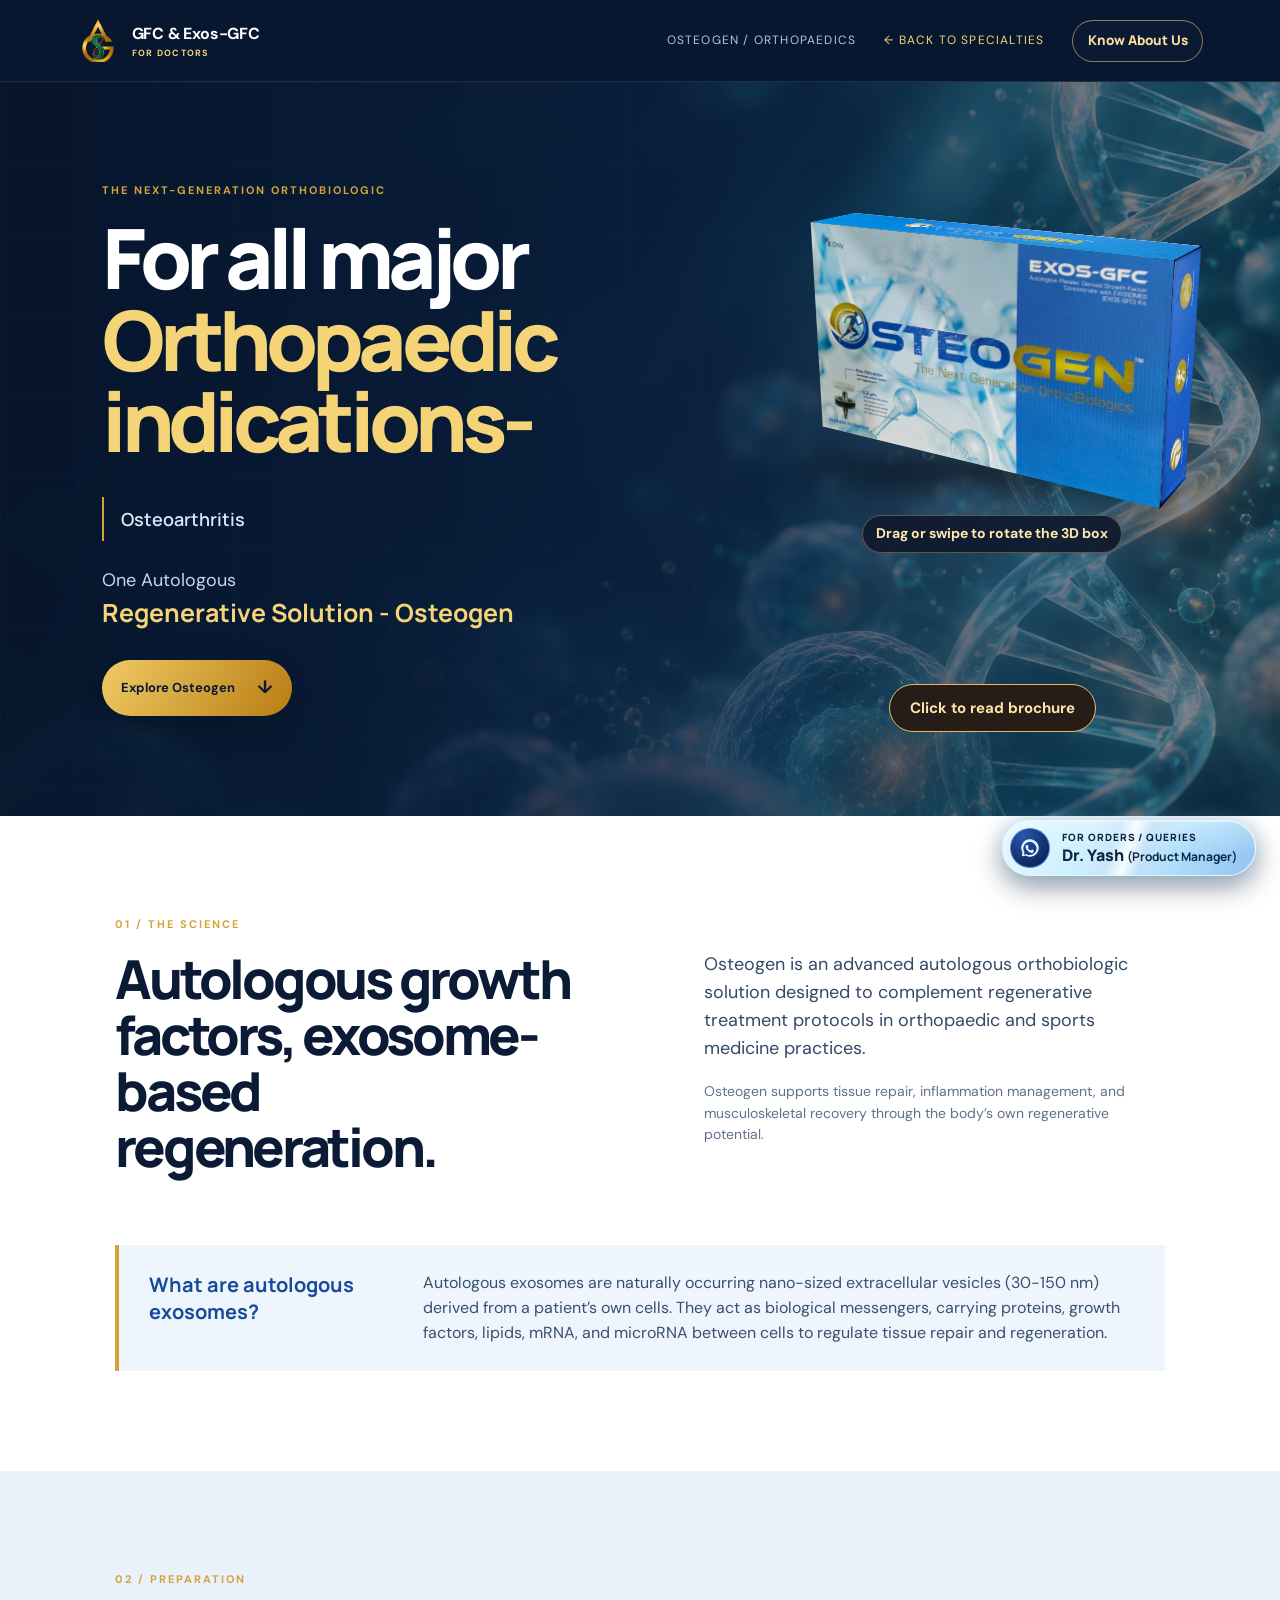
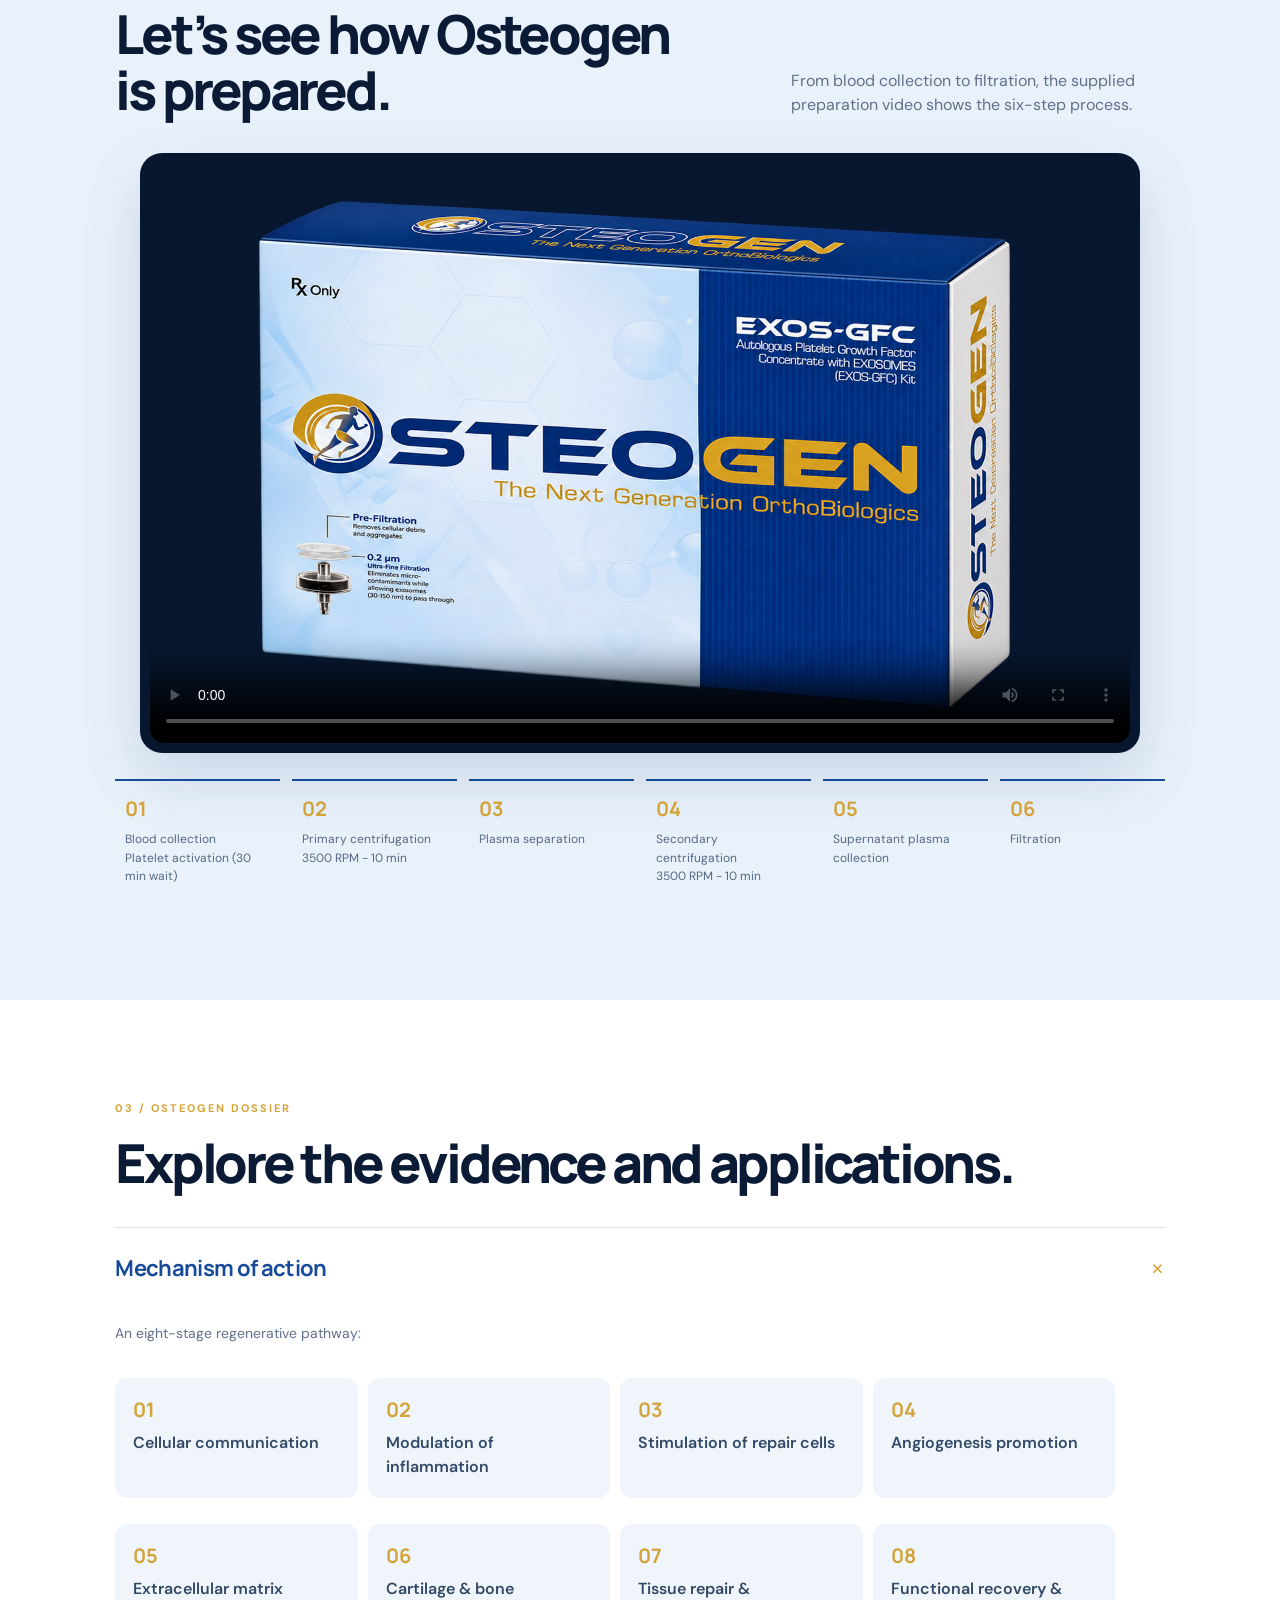
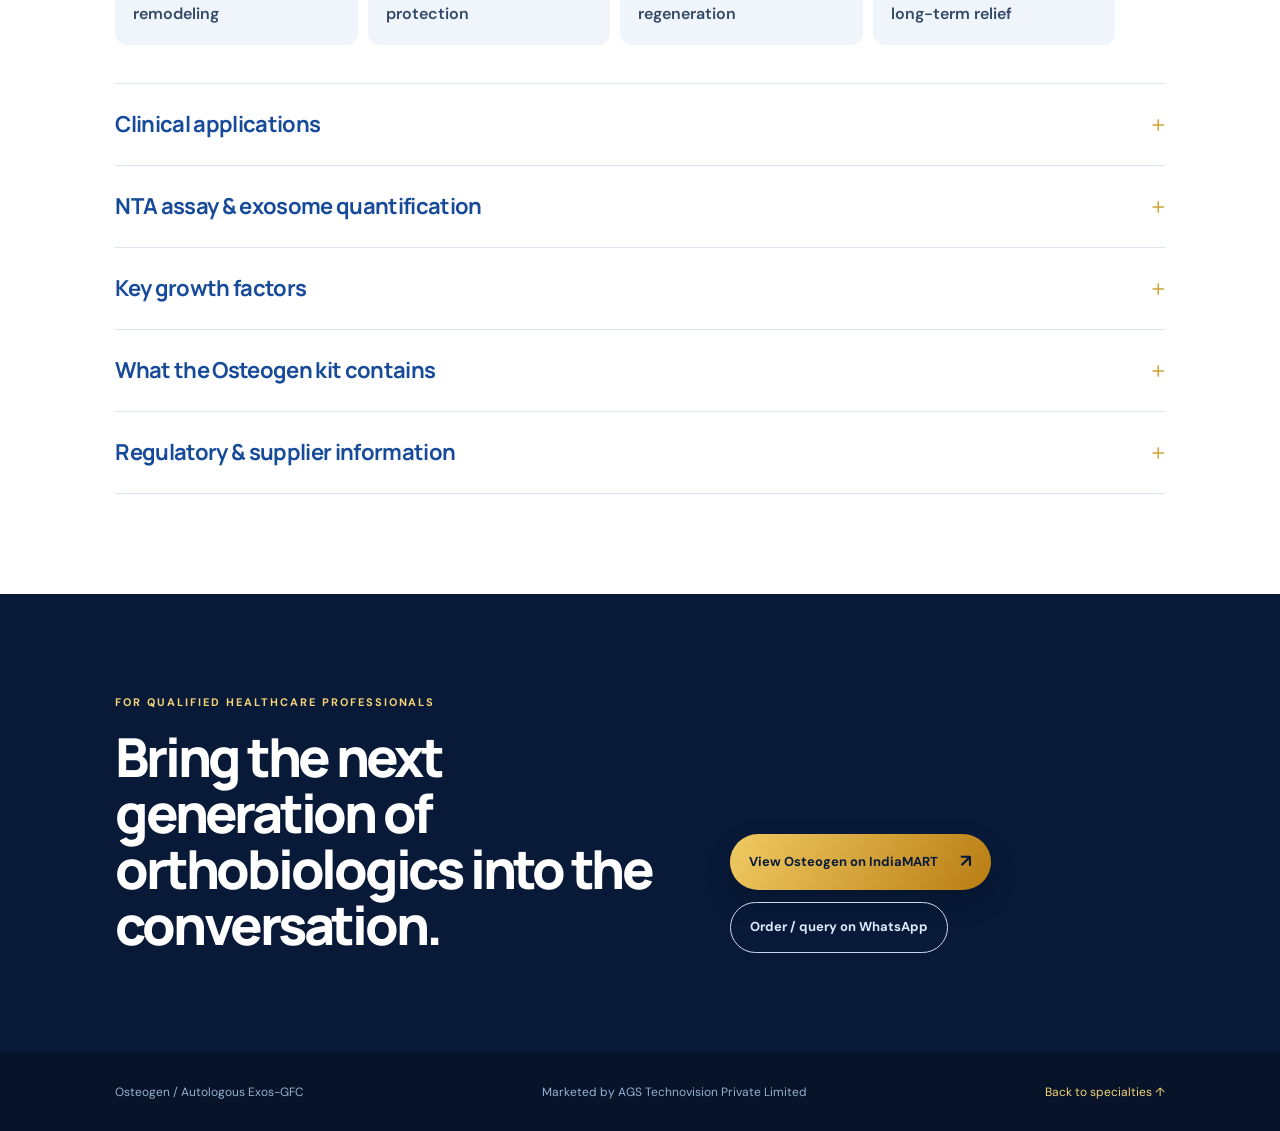
<file: osteogen.html>
<!doctype html>
<html lang="en">
<head>
  <meta charset="UTF-8" />
  <meta name="viewport" content="width=device-width, initial-scale=1.0" />
  <meta name="description" content="Osteogen autologous Exos-GFC orthobiologic information for doctors." />
  <title>Osteogen | Autologous Exos-GFC for Orthopaedics</title>
  <link rel="icon" type="image/png" href="assets/gfc-exos-logo-mark.png" />
  <link rel="preconnect" href="https://fonts.googleapis.com" />
  <link rel="preconnect" href="https://fonts.gstatic.com" crossorigin />
  <link href="https://fonts.googleapis.com/css2?family=DM+Sans:wght@400;500;600;700&family=Manrope:wght@600;700;800&display=swap" rel="stylesheet" />
  <link rel="stylesheet" href="osteogen.css" />
  <link rel="stylesheet" href="whatsapp.css" />
  <link rel="stylesheet" href="site-nav.css" />
  <link rel="stylesheet" href="product-box.css" />
  <script src="product-box.js" defer></script>
  <link rel="stylesheet" href="brochure.css" />
  <script src="brochure.js" defer></script>
</head>
<body>
  <div class="ortho-shell">
    <header class="ortho-nav"><a class="ortho-brand" href="index.html"><img src="assets/gfc-exos-logo-mark.png" alt="AGS Technovision mark" /><span>GFC &amp; Exos-GFC <small>for doctors</small></span></a><div class="nav-right"><span>Osteogen / Orthopaedics</span><a class="nav-back" href="index.html">← Back to specialties</a><a class="about-nav-link" href="about.html">Know About Us</a></div></header>
    <main>
      <section class="ortho-hero"><div class="hero-grid"></div><div class="hero-copy"><p class="kicker">The next-generation orthobiologic</p><h1>For all major<br /><span>Orthopaedic indications-</span></h1><div class="indication-reel" aria-label="Osteogen clinical indications"><span>Osteoarthritis</span><span>Chronic Tendinopathies</span><span>Cartilage Degeneration</span><span>ACL &amp; MCL Ligament Tears</span><span>Meniscus Injuries</span><span>Bone Fractures</span><span>Rotator Cuff Injuries</span><span>Post-surgical Orthopaedic Recovery</span><span>Muscle Strains &amp; Microtears</span><span>Tendon &amp; Ligament Sprains</span></div><p class="hero-finish">One Autologous<br /><strong>Regenerative Solution - Osteogen</strong></p><a class="gold-button" href="#explore">Explore Osteogen <span>↓</span></a></div><div class="hero-product box-product"><div class="product-glow"></div>
        <div class="box-stage osteogen-box" role="group" tabindex="0" aria-label="Osteogen product box. Drag or use the arrow keys to rotate. Home resets the view.">
          <div class="box-hint" aria-hidden="true">Drag or swipe to rotate the 3D box</div>
          <div class="box-3d" aria-hidden="true">
            <div class="box-face box-front"></div>
            <div class="box-face box-back"></div>
            <div class="box-face box-right"></div>
            <div class="box-face box-left"></div>
            <div class="box-face box-top"></div>
            <div class="box-face box-bottom"></div>
          </div>
        </div>
        <button class="brochure-trigger" type="button" aria-haspopup="dialog" aria-controls="osteogen-brochure">Click to read brochure</button>
      </div></section>
      <section class="overview section" id="explore"><div class="section-label">01 / The science</div><div class="overview-grid"><div><h2>Autologous growth factors, exosome-based regeneration.</h2></div><div><p>Osteogen is an advanced autologous orthobiologic solution designed to complement regenerative treatment protocols in orthopaedic and sports medicine practices.</p><p class="muted">Osteogen supports tissue repair, inflammation management, and musculoskeletal recovery through the body’s own regenerative potential.</p></div></div><div class="definition"><span>What are autologous exosomes?</span><p>Autologous exosomes are naturally occurring nano-sized extracellular vesicles (30-150 nm) derived from a patient’s own cells. They act as biological messengers, carrying proteins, growth factors, lipids, mRNA, and microRNA between cells to regulate tissue repair and regeneration.</p></div></section>
      <section class="video-section section"><div class="section-label">02 / Preparation</div><div class="video-heading"><h2>Let’s see how Osteogen is prepared.</h2><p>From blood collection to filtration, the supplied preparation video shows the six-step process.</p></div><div class="video-frame"><video controls preload="metadata" playsinline poster="assets/osteogen-cutout-matched.png"><source src="assets/osteogen-preparation.mp4" type="video/mp4" />Your browser does not support the video tag.</video></div><div class="process-steps"><div><b>01</b><span>Blood collection<br />Platelet activation (30 min wait)</span></div><div><b>02</b><span>Primary centrifugation<br />3500 RPM - 10 min</span></div><div><b>03</b><span>Plasma separation</span></div><div><b>04</b><span>Secondary centrifugation<br />3500 RPM - 10 min</span></div><div><b>05</b><span>Supernatant plasma collection</span></div><div><b>06</b><span>Filtration</span></div></div></section>
      <section class="tabs-section section"><div class="section-label">03 / Osteogen dossier</div><h2>Explore the evidence and applications.</h2><div class="info-tabs">
        <details open><summary>Mechanism of action <span>+</span></summary><div class="details-body mechanism"><p class="muted">An eight-stage regenerative pathway:</p><ol><li>Cellular communication</li><li>Modulation of inflammation</li><li>Stimulation of repair cells</li><li>Angiogenesis promotion</li><li>Extracellular matrix remodeling</li><li>Cartilage &amp; bone protection</li><li>Tissue repair &amp; regeneration</li><li>Functional recovery &amp; long-term relief</li></ol></div></details>
        <details><summary>Clinical applications <span>+</span></summary><div class="details-body two-col"><div><h3>Orthopaedic conditions</h3><ul><li>Osteoarthritis</li><li>Chronic tendinopathies</li><li>Bone fractures (accelerated healing &amp; mineralization)</li><li>Cartilage degeneration</li><li>Post-surgical orthopaedic recovery</li></ul></div><div><h3>Sports injuries</h3><ul><li>ACL &amp; MCL ligament tears</li><li>Meniscus injuries</li><li>Muscle strains &amp; microtears</li><li>Rotator cuff injuries</li><li>Tendon &amp; ligament sprains</li></ul></div></div></details>
        <details><summary>NTA assay &amp; exosome quantification <span>+</span></summary><div class="details-body"><p>Nanoparticle Tracking Analysis (NTA) measures nanoparticle size distribution and concentration using laser light scattering and Brownian motion.</p><div class="metric-grid"><div><b>2.05e + 13</b><span>particles/ml<br />original exosome concentration</span></div><div><b>85.7%</b><span>particles between<br />30-150 nm</span></div><div><b>~100 nm</b><span>therapeutic<br />peak</span></div><div><b>&gt;98%</b><span>exosome &amp; growth factor<br />content purity</span></div></div><p class="muted">Consistent particle concentration and size distribution support predictable regenerative outcomes.</p></div></details>
        <details><summary>Key growth factors <span>+</span></summary><div class="details-body"><div class="factor-grid"><div><b>PDGF</b><span>Stimulates fibroblast activity, tendon and ligament repair.</span><strong>99,443.75 pg/ml</strong></div><div><b>VEGF</b><span>Promotes angiogenesis for enhanced nutrient and oxygen delivery.</span><strong>3,899 pg/ml</strong></div><div><b>EGF</b><span>Boosts cellular proliferation and wound healing.</span><strong>550 pg/ml</strong></div><div><b>TGF-β</b><span>Drives collagen synthesis, cartilage repair and bone remodelling.</span><strong>1,732.50 pg/ml</strong></div><div><b>bFGF</b><span>Supports cellular growth and tissue repair.</span><strong>2,793 pg/ml</strong></div></div><p class="muted">ELISA analysis verifies elevated levels of PDGF, VEGF, EGF, and TGF-β.</p></div></details>
        <details><summary>What the Osteogen kit contains <span>+</span></summary><div class="details-body two-col kit-list"><ul><li>2 × 5 ml Osteogen Exos-GFC tubes (gamma sterilized)</li><li>1 × 10 ml second centrifuge tube (gamma sterilized)</li><li>1 × 10 ml collection tube (gamma sterilized)</li><li>1 × dual membrane biphasic sterile filter</li><li>1 × sterile vacutainer needle</li><li>1 × 10 ml luer-lock syringe</li></ul><ul><li>2 × 10 ml sterile syringes</li><li>1 pair of sterile surgical gloves</li><li>2 × adhesive bandages</li><li>2 × alcohol swabs</li><li>1 × sterile needle</li></ul></div></details>
        <details><summary>Regulatory &amp; supplier information <span>+</span></summary><div class="details-body supplier"><div class="badge-row"><b>CDSCO approved</b><b>Autologous &amp; safe</b><b>Clinically proven</b></div><p><strong>Mfg. Lic. No.:</strong> MFG/MD/2025/000469</p><p><strong>Marketed by:</strong> AGS Technovision Private Limited</p><p>28, Urban Bazar, Habitat Residences, Sector 78, Faridabad, Haryana, India</p><p><strong>M:</strong> +91-8287337319, 9212301406 &nbsp; | &nbsp; <strong>E:</strong> admin@agstpl.com &nbsp; | &nbsp; <strong>W:</strong> www.exosgfc.com</p></div></details>
      </div></section>
      <section class="cta-section section"><div><p class="kicker">For qualified healthcare professionals</p><h2>Bring the next generation of orthobiologics into the conversation.</h2></div><div class="cta-actions"><a class="gold-button" href="https://www.indiamart.com/proddetail/osteogen-exos-gfc-kit-for-orthopaedic-use-mrp-2859411441648.html?sellerpreview=1" target="_blank" rel="noopener">View Osteogen on IndiaMART <span>↗</span></a><a class="outline-button" href="https://wa.me/919711611493" target="_blank" rel="noopener">Order / query on WhatsApp</a></div></section>
    </main>
    <footer class="ortho-footer"><span>Osteogen / Autologous Exos-GFC</span><span>Marketed by AGS Technovision Private Limited</span><a href="index.html">Back to specialties ↑</a></footer>
    <a class="whatsapp ortho-whatsapp" href="https://wa.me/919711611493" target="_blank" rel="noopener" aria-label="For Orders or Queries, contact Dr. Yash, Product Manager, on WhatsApp"><svg class="wa-icon" viewBox="0 0 24 24" aria-hidden="true"><path d="M12 2.5a9.5 9.5 0 0 0-8.1 14.5L2.5 21.5l4.7-1.3A9.5 9.5 0 1 0 12 2.5Zm0 17.2c-1.3 0-2.6-.3-3.7-1l-.3-.2-2.8.8.8-2.7-.2-.3a7.2 7.2 0 1 1 6.2 3.4Zm4-5.4c-.2-.1-1.3-.7-1.5-.7-.2-.1-.4-.1-.5.1-.2.2-.6.7-.7.8-.1.1-.3.2-.5.1-1.3-.6-2.2-1.1-3.1-2.4-.2-.3.2-.3.6-1 .1-.2.1-.3 0-.5s-.5-1.2-.7-1.6c-.2-.4-.4-.3-.5-.3h-.4c-.2 0-.5.1-.7.3-.2.2-.8.8-.8 1.9s.8 2.2.9 2.3c.1.1 1.6 2.5 3.9 3.5.5.2.9.4 1.2.5.5.2.9.2 1.2.1.4-.1 1.3-.5 1.5-1 .2-.5.2-.9.1-1-.1 0-.3-.1-.5-.2Z"/></svg><span class="wa-label"><span class="wa-purpose">For orders / queries</span><strong>Dr. Yash</strong> <span class="wa-role">(Product Manager)</span></span></a>
  </div>
  <dialog class="brochure-viewer" id="osteogen-brochure" data-page-directory="assets/osteogen-brochure" aria-labelledby="brochure-title">
    <header class="brochure-toolbar">
      <h2 id="brochure-title">Osteogen brochure</h2>
      <div class="brochure-zoom" role="group" aria-label="Zoom controls">
        <button type="button" data-zoom="-1" aria-label="Zoom out">−</button>
        <button type="button" data-zoom="0" aria-label="Reset zoom">100%</button>
        <button type="button" data-zoom="1" aria-label="Zoom in">+</button>
      </div>
      <button class="brochure-close" type="button" aria-label="Close brochure" autofocus>×</button>
    </header>
    <div class="brochure-stage">
      <div class="brochure-scroll" tabindex="0" aria-label="Brochure pages. Scroll to pan when zoomed in.">
        <div class="brochure-mat">
          <div class="brochure-book" data-spread="0">
            <div class="brochure-leaf">
              <img class="brochure-front" data-page="1" alt="Osteogen brochure front cover" />
              <img class="brochure-back" data-page="2" alt="Osteogen mechanism and orthopaedic applications" />
            </div>
            <div class="brochure-leaf">
              <img class="brochure-front" data-page="3" alt="Osteogen particle analysis and growth factors" />
              <img class="brochure-back" data-page="4" alt="Osteogen preparation, kit contents and back cover" />
            </div>
          </div>
        </div>
      </div>
      <button class="brochure-arrow brochure-prev" type="button" aria-label="Previous pages">‹</button>
      <button class="brochure-arrow brochure-next" type="button" aria-label="Next pages">›</button>
    </div>
    <footer class="brochure-status" aria-live="polite">Page 1 of 4</footer>
  </dialog>
</body>
</html>
</file>
<file: styles.css>
:root{--ink:#101b29;--navy:#0b1a33;--blue:#173c73;--gold:#cfa03a;--ice:#eff6fb;--white:#fff;--line:#ffffff30}*{box-sizing:border-box}html,body{margin:0;min-height:100%;font-family:'DM Sans',sans-serif;background:var(--navy);color:var(--white)}body{overflow-x:hidden}.landing{min-height:100vh;position:relative;isolation:isolate;overflow:hidden;background:radial-gradient(circle at 77% 14%,#4d7ebc38 0,transparent 28%),radial-gradient(circle at 22% 85%,#b8903a21 0,transparent 27%),linear-gradient(135deg,#09162d 0%,#10345f 49%,#0b1b38 100%)}.landing:after{content:"";position:absolute;inset:0;z-index:-1;opacity:.35;background-image:linear-gradient(#ffffff08 1px,transparent 1px),linear-gradient(90deg,#ffffff08 1px,transparent 1px);background-size:90px 90px;mask-image:linear-gradient(120deg,transparent 4%,#000 45%,transparent 100%)}.ambient{position:absolute;border-radius:50%;filter:blur(2px);z-index:-1;opacity:.65}.ambient-one{width:520px;height:520px;right:-190px;top:26%;background:radial-gradient(circle,#9dc7e02b,transparent 68%);border:1px solid #ffffff16}.ambient-two{width:330px;height:330px;left:-130px;bottom:8%;background:radial-gradient(circle,#d7ad4a1a,transparent 70%);border:1px solid #ffffff10}.topbar{position:relative;z-index:2;display:flex;align-items:center;justify-content:space-between;padding:30px clamp(24px,6vw,92px);border-bottom:1px solid var(--line)}.wordmark{display:flex;gap:12px;align-items:center;color:#fff;text-decoration:none;font-weight:700;letter-spacing:-.02em}.mark{width:38px;height:38px;border:1px solid #ffffff70;border-radius:50%;display:grid;place-items:center;font:700 11px 'Manrope';color:#e4c265}.topline{color:#b8cce2;font-size:11px;letter-spacing:.15em;text-transform:uppercase}.opening{max-width:1260px;margin:0 auto;padding:clamp(72px,10vh,130px) clamp(24px,7vw,90px) 100px;text-align:center}.pretitle{font-size:11px;letter-spacing:.2em;text-transform:uppercase;color:#d8bb6e;margin:0 0 28px;animation:rise .8s both}.headline-stage{min-height:210px;position:relative;display:grid;place-items:start center}.headline{grid-area:1/1;width:100%;margin:0;font:800 clamp(46px,7vw,100px)/.98 'Manrope',sans-serif;letter-spacing:-.07em;text-wrap:balance}.headline em{font-style:normal;color:#d8b960}.headline-two{opacity:0;transform:translateY(16px);transition:opacity 1s ease,transform 1s ease}.show-second .headline-one{opacity:0;transform:translateY(-16px);transition:opacity .8s ease,transform .8s ease}.show-second .headline-two{opacity:1;transform:translateY(0)}.choice-panel{margin:clamp(35px,6vh,72px) auto 0;opacity:0;transform:translateY(22px);transition:opacity 1s ease,transform 1s ease}.show-choices .choice-panel{opacity:1;transform:translateY(0)}.choice-label{margin:0 0 22px;color:#d9e5f1;font-size:15px;letter-spacing:.02em}.choices{display:grid;grid-template-columns:repeat(2,minmax(250px,390px));justify-content:center;gap:clamp(34px,5vw,72px);text-align:left}.choice{min-height:330px;position:relative;display:flex;flex-direction:column;justify-content:flex-end;overflow:visible;text-decoration:none;border:1px solid #ffffff25;border-radius:24px;background:transparent;color:#fff;box-shadow:0 20px 55px #0000001f;transition:transform .25s ease,box-shadow .25s ease,border-color .25s ease}.choice:hover{transform:translateY(-7px);box-shadow:0 26px 60px #00000048;border-color:#d6b257aa}.choice-derm,.choice-ortho{background:transparent}.choice-image{position:relative;height:270px;padding:0 14px;display:grid;place-items:center;overflow:visible}.choice-image img{width:100%;height:100%;object-fit:contain;filter:drop-shadow(0 24px 18px #00000055);transform:rotate(-3deg) scale(1.04);transition:transform .35s ease}.choice-ortho .choice-image img{transform:rotate(-3deg) scale(1.09)}.choice:hover .choice-image img{transform:rotate(0deg) scale(1.08)}.choice-copy{position:relative;z-index:1;padding:17px 20px 18px;width:100%;display:flex;flex-direction:column;border-top:1px solid #ffffff25;background:#07162dcc;border-radius:0 0 24px 24px}.choice-copy small{color:#d6b256;text-transform:uppercase;letter-spacing:.15em;font-size:10px}.choice-copy strong{font:700 24px/1.1 'Manrope';letter-spacing:-.04em;margin-top:5px}.choice-arrow{position:absolute;right:20px;bottom:17px;color:#d6b256;font-size:24px}.scroll-note{position:absolute;left:clamp(24px,6vw,92px);bottom:36px;color:#a6bed5;font-size:10px;letter-spacing:.14em;text-transform:uppercase;display:flex;gap:9px;align-items:center}.scroll-note span{width:23px;height:1px;background:#d7b75e}.whatsapp{position:fixed;z-index:10;right:24px;bottom:24px;display:flex;gap:10px;align-items:center;padding:13px 18px;border-radius:999px;color:#fff;background:#25d366;text-decoration:none;font-size:12px;font-weight:700;box-shadow:0 12px 30px #00000038;transition:transform .2s ease,box-shadow .2s ease}.whatsapp:hover{transform:translateY(-3px);box-shadow:0 17px 35px #0000004d}.wa-icon{width:23px;height:23px;border:2px solid #fff;border-radius:50%;display:grid;place-items:center;font-size:17px;line-height:1;transform:rotate(-24deg)}@keyframes rise{from{opacity:0;transform:translateY(10px)}to{opacity:1;transform:none}}@media(max-width:650px){.topbar{padding:22px 20px}.topline{display:none}.opening{padding:70px 20px 110px}.headline-stage{min-height:280px}.headline{font-size:49px}.choices{grid-template-columns:1fr;gap:34px;max-width:380px;margin:0 auto}.choice{min-height:250px}.choice-image{height:205px;padding:0 12px}.choice-copy strong{font-size:22px}.scroll-note{left:20px;bottom:29px}.whatsapp{right:17px;bottom:17px;padding:14px;border-radius:50%}.wa-label{display:none}}
.choice{border:0;box-shadow:none}.choice:hover{border-color:transparent;box-shadow:none}.choice-copy{width:calc(100% - 24px);margin:0 12px;border:1px solid #ffffff25;border-top:1px solid #ffffff25;border-radius:18px;background:#07162dcc}
.choice-ortho .choice-image img,.choice-derm .choice-image img{transform:rotate(-3deg) scale(1.04)}.choice-ortho:hover .choice-image img,.choice-derm:hover .choice-image img{transform:rotate(0deg) scale(1.08)}
.landing::before {
  content: "";
  position: fixed;
  z-index: -1;
  inset: 0;
  background:
    linear-gradient(90deg, #07162dc9, #0b1d3d8c 52%, #0b1a3336),
    url('assets/dna-background.png') center top / cover no-repeat;
  pointer-events: none;
}
@media (max-width: 650px) {
  .landing::before { background-position: center, 67% top; }
}
.brand-logo{width:44px;height:44px;object-fit:contain;filter:drop-shadow(0 6px 12px #00000035)}.wordmark small{display:block;color:#d8bb6e;font-size:9px;line-height:1.2;letter-spacing:.12em;text-transform:uppercase;margin-top:3px}
.pretitle,.headline em,.choice-copy small,.choice-arrow,.wordmark small{color:#e5bd58}.scroll-note span{background:#e5bd58}
.pretitle{font-size:11px;line-height:1.2;letter-spacing:.2em;margin-bottom:28px}.headline{font-size:clamp(46px,7vw,100px);line-height:.98}.choice-label{font-size:15px}.pretitle,.headline em,.choice-copy small,.choice-arrow,.wordmark small{color:#d9a52b}.scroll-note span{background:#d9a52b}
.headline .line{display:block}.pretitle,.headline em,.choice-copy small,.choice-arrow,.wordmark small{background:linear-gradient(120deg,#f8d56b 0%,#e6b43b 32%,#a96d08 66%,#f3ca5b 100%);-webkit-background-clip:text;background-clip:text;color:transparent}.scroll-note span{background:linear-gradient(90deg,#f8d56b,#a96d08,#f3ca5b)}
.wa-icon{border:0;width:24px;height:24px;display:block;transform:none;fill:currentColor}
.whatsapp{color:#0b1a33}
@media(min-width:651px){.headline-one{font-size:clamp(42px,6vw,86px)}}
.headline-stage{min-height:236px}.headline{line-height:1.08;letter-spacing:-.045em;word-spacing:.02em}.headline .line{display:block;margin-bottom:.08em}.headline .line:last-child{margin-bottom:0}.choice-label,.choice-copy,.topline,.scroll-note{line-height:1.35}.choice-copy strong{line-height:1.18;letter-spacing:-.025em}
@media(max-width:650px){.headline-stage{min-height:310px}.headline{line-height:1.04;letter-spacing:-.035em}.headline .line{margin-bottom:.14em}}
.choices-on-scroll .choice-panel {
  opacity: 1;
  transform: translateY(0);
  transition: opacity 480ms ease-out, transform 480ms ease-out;
}
.choice-panel:focus-within {
  opacity: 1;
  transform: none;
  transition: none;
}
@media (prefers-reduced-motion: reduce) {
  .show-choices .choice-panel,
  .choices-on-scroll .choice-panel { transition: none; }
}
</file>
<file: whatsapp.css>
/* Shared by the homepage and both product pages. */
.whatsapp {
  position: fixed;
  z-index: 20;
  right: max(24px, env(safe-area-inset-right));
  bottom: max(24px, env(safe-area-inset-bottom));
  display: inline-flex;
  align-items: center;
  gap: 12px;
  min-height: 56px;
  padding: 7px 18px 7px 7px;
  border: 1px solid #e4f9ffe0;
  border-radius: 999px;
  overflow: hidden;
  isolation: isolate;
  background:
    linear-gradient(180deg, #f4fcff55, #f4fcff00 60%),
    linear-gradient(118deg, #e0f7ffdb, #b0e4ffcd 55%, #7cb8efd9);
  backdrop-filter: blur(14px) saturate(145%);
  color: #0b2542;
  font-size: 13px;
  font-weight: 700;
  line-height: 1.25;
  text-decoration: none;
  box-shadow: inset 0 1px 0 #f6fdffb8, 0 0 20px #85ceff52, 0 10px 28px #07162c75;
  transition: transform 180ms ease, box-shadow 180ms ease;
}
.whatsapp::before {
  content: "";
  position: absolute;
  z-index: -1;
  inset: 0;
  pointer-events: none;
  background: linear-gradient(109deg, transparent 34%, #d2deed55 44%, #faffffe8 50%, #c4d9ef73 56%, transparent 66%);
  animation: whatsapp-light-sweep 2.9s linear infinite;
}
@keyframes whatsapp-light-sweep {
  from { transform: translateX(-100%); }
  to { transform: translateX(100%); }
}
.whatsapp .wa-icon {
  display: block;
  flex: 0 0 40px;
  width: 40px;
  height: 40px;
  padding: 8px;
  border: 1px solid #608ed9d9;
  border-radius: 50%;
  background: radial-gradient(circle at 32% 18%, #2857af, #0c265f 76%);
  fill: #e6f7ff;
  transform: none;
}
.whatsapp .wa-label { display: block; }
@media (hover: hover) {
  .whatsapp:hover {
    transform: translateY(-3px);
    box-shadow: inset 0 1px 0 #f6fdffdb, 0 0 28px #85ceff85, 0 14px 32px #07162c8c;
  }
}
.whatsapp:focus-visible {
  outline: 2px solid #fff;
  outline-offset: 3px;
  box-shadow: 0 0 0 7px #102b46;
}
.whatsapp.exo-whatsapp {
  border-color: #fff0c4d9;
  background:
    linear-gradient(180deg, #fffaf04d, #fffaf000 60%),
    linear-gradient(118deg, #fff0d1d9, #edcc8bca 55%, #d7a94fce);
  box-shadow: inset 0 1px 0 #fff8e8ad, 0 0 20px #eac17655, 0 10px 28px #140d0a70;
}
.exo-whatsapp::before {
  background: linear-gradient(109deg, transparent 34%, #ffe9be55 44%, #fff8e8e0 50%, #ffe6af70 56%, transparent 66%);
}
.exo-whatsapp .wa-icon {
  border-color: #e5be7580;
  background: radial-gradient(circle at 32% 18%, #244267, #091b35 76%);
  fill: #ffebbd;
}
.whatsapp .wa-label {
  font-family: Manrope, "DM Sans", sans-serif;
  line-height: 1.2;
}
.whatsapp .wa-purpose {
  display: block;
  margin-bottom: 3px;
  font-size: 10px;
  font-weight: 800;
  letter-spacing: .095em;
  text-transform: uppercase;
}
.whatsapp .wa-label strong {
  font-size: 16px;
  font-weight: 800;
}
.whatsapp .wa-role {
  font-size: 12px;
  font-weight: 700;
}
@media (hover: hover) {
  .whatsapp.exo-whatsapp:hover {
    box-shadow: inset 0 1px 0 #fff8e8d9, 0 0 28px #eac17688, 0 14px 32px #140d0a80;
  }
}
@media (max-width: 650px) {
  .whatsapp {
    right: max(17px, env(safe-area-inset-right));
    bottom: max(17px, env(safe-area-inset-bottom));
    width: 56px;
    height: 56px;
    justify-content: center;
    gap: 0;
    padding: 0;
    border-radius: 50%;
  }
  .whatsapp .wa-label { display: none; }
}
@media (prefers-reduced-motion: reduce) {
  .whatsapp { transition: none; }
  .whatsapp:hover { transform: none; }
  .whatsapp::before { animation: none; display: none; }
}
</file>
<file: site-nav.css>
.about-nav-link {
  display: inline-flex;
  align-items: center;
  justify-content: center;
  min-height: 42px;
  padding: .48rem .9rem;
  border: 1px solid #f4d47788;
  border-radius: 999px;
  background: #0a1a32;
  color: #ffe0a0;
  font: 800 .84rem/1.25 Manrope, "DM Sans", sans-serif;
  text-decoration: none;
  text-transform: none;
  letter-spacing: 0;
  white-space: nowrap;
}
.about-nav-link:hover, .about-nav-link[aria-current="page"] {
  background: #f4d477;
  color: #0a1a32;
}
.about-nav-link:focus-visible { outline: 2px solid #fff; outline-offset: 3px; }
.about-top-actions { display: flex; align-items: center; gap: 1.2rem; }
@media (max-width: 850px) {
  .ortho-nav .nav-right > span:first-child,
  .exo-nav .nav-right > span:first-child { display: none; }
  .ortho-nav .nav-right, .exo-nav .nav-right {
    display: flex;
    flex-direction: column-reverse;
    align-items: flex-end;
    gap: .45rem;
  }
  .ortho-nav .nav-back, .exo-nav .nav-back { margin: 0; }
}
@media (max-width: 390px) {
  .about-nav-link { padding-inline: .65rem; font-size: .76rem; }
  .topbar .wordmark { gap: 7px; font-size: .86rem; }
  .topbar .brand-logo { width: 32px; height: 32px; }
}
</file>
<file: system-info.css>
.system-info {
  width: min(100% - 40px, 920px);
  margin-inline: auto;
  padding: clamp(25px, 5vw, 54px) 0 104px;
  color: #e6edf8;
}
.system-info h2 {
  margin: 0;
  color: #fff4d7;
  font: 800 clamp(1.65rem, 3.5vw, 2.6rem)/1.15 Manrope, sans-serif;
  letter-spacing: -.035em;
}
.system-info .info-tabs {
  display: grid;
  gap: 14px;
  margin-top: clamp(1.35rem, 3vw, 2.25rem);
}
.system-info details {
  overflow: hidden;
  border: 1px solid #ebf2ff38;
  border-radius: 16px;
  background: #07172fe8;
}
.system-info summary {
  display: flex;
  align-items: center;
  justify-content: space-between;
  gap: 1rem;
  min-height: 64px;
  padding: 1rem clamp(1rem, 3vw, 1.75rem);
  color: #fff3d9;
  cursor: pointer;
  list-style: none;
  font: 800 1rem/1.4 Manrope, sans-serif;
}
.system-info summary::-webkit-details-marker { display: none; }
.system-info summary::after { content: "+"; color: #f7d68f; font-size: 1.35rem; }
.system-info details[open] summary::after { content: "−"; }
.system-info summary:hover, .system-info details[open] summary { background: #ffffff0d; }
.system-info summary:focus-visible { outline: 2px solid #f7d68f; outline-offset: -3px; }
.system-heading, .system-grid dt { display: flex; align-items: center; gap: .75rem; }
.system-icon {
  display: inline-grid;
  flex: 0 0 auto;
  width: 2.2rem;
  height: 2.2rem;
  place-items: center;
  border: 1px solid #f7d68f55;
  border-radius: 10px;
  background: linear-gradient(145deg, #ffe5a726, #f7d68f0b);
  color: #ffdf9a;
}
.system-icon svg {
  width: 1.22rem;
  height: 1.22rem;
  fill: none;
  stroke: currentColor;
  stroke-width: 1.65;
  stroke-linecap: round;
  stroke-linejoin: round;
}
.system-grid .system-icon { width: 1.9rem; height: 1.9rem; border-radius: 8px; }
.system-grid .system-icon svg { width: 1.05rem; height: 1.05rem; }
.system-panel { padding: clamp(1.25rem, 3vw, 2rem); line-height: 1.65; }
.system-panel .panel-intro { margin: 0 0 1.25rem; max-width: 68ch; }
.system-grid {
  display: grid;
  grid-template-columns: repeat(2, minmax(0, 1fr));
  gap: 1rem;
  margin: 0;
}
.system-grid > div {
  padding: 1rem 1.15rem 1.2rem;
  border: 1px solid #ebf2ff26;
  border-radius: 12px;
  background: #dce8ff0b;
}
.system-grid dt { color: #ffdf9a; font: 800 1rem/1.4 Manrope, sans-serif; }
.system-grid dd { margin: .55rem 0 0; }
.system-contact { margin: 1.25rem 0 0; }
.system-contact a { color: #ffdf9a; text-underline-offset: 4px; }
@media (max-width: 640px) {
  .system-grid { grid-template-columns: 1fr; }
}
</file>
<file: comparison.css>
.prep-comparison {
  width: min(100% - 40px, 1100px);
  margin-inline: auto;
  padding: clamp(1.75rem, 5vw, 4rem) 0 clamp(2.5rem, 6vw, 4.5rem);
  color: #e6edf8;
}
.prep-comparison h2 {
  margin: 0;
  color: #fff4d7;
  font: 800 clamp(.875rem, 4.5vw, 3.35rem)/1.15 Manrope, "DM Sans", sans-serif;
  letter-spacing: -.04em;
  white-space: nowrap;
}
.prep-comparison h2 em {
  display: inline-block;
  padding: .02em .18em .06em;
  border: 1px solid #f7cf798c;
  border-radius: .18em;
  background: linear-gradient(145deg, #e7b75438, #b67c1422);
  color: #ffdf91;
  font-style: normal;
  text-shadow: 0 0 .5em #f4c76b45;
}
.comparison-heading-label {
  display: inline;
  margin-inline-start: .32em;
  color: #d9e5f6;
  font-size: .58em;
  letter-spacing: .055em;
}
.comparison-intro { margin: .7rem 0 1.6rem; line-height: 1.55; }
.comparison-grid {
  display: grid;
  grid-template-columns: repeat(3, minmax(0, 1fr));
  gap: 14px;
}
.comparison-card {
  --accent: #ffb6ba;
  --tint: #6b263d;
  --cap: #b82437;
  --fluid: linear-gradient(#edbd5c 0 58%, #d44748 61%, #82172a);
  display: grid;
  gap: 0;
  min-width: 0;
  padding: clamp(.9rem, 2.5vw, 1.4rem);
  border: 1px solid #eff6ff30;
  border-top: 3px solid var(--accent);
  border-radius: 16px;
  background: linear-gradient(155deg, var(--tint), #08172e 40%);
}
.comparison-gfc {
  --accent: #f8d581;
  --tint: #65491e;
  --cap: #bb8020;
  --fluid: linear-gradient(#ffcf58, #e59c28 65%, #ffe5a3);
}
.comparison-exos {
  --accent: #b9ddff;
  --tint: #234770;
  --cap: #152747;
  --fluid: linear-gradient(#f3cc70, #dfb856 60%, #fff3cf);
}
.comparison-card header { padding: .2rem 0 1.15rem; text-align: center; }
.comparison-card h3 {
  margin: 0;
  color: var(--accent);
  font: 800 clamp(1.45rem, 3vw, 2.1rem)/1.15 Manrope, "DM Sans", sans-serif;
}
.comparison-card header p { margin: .38rem 0 0; color: #edf2fa; line-height: 1.4; }
.comparison-tube {
  position: relative;
  display: block;
  width: 36px;
  height: 80px;
  margin: .2rem auto .9rem;
  border: 2px solid #e9eff3b0;
  border-radius: 8px 8px 17px 17px;
  background: linear-gradient(90deg, #ffffff33, #ffffff06 35%, #ffffff16);
}
.comparison-tube::before {
  content: "";
  position: absolute;
  z-index: 1;
  inset: -2px -6px auto;
  height: 22px;
  border: 1px solid #ffffff65;
  border-radius: 6px 6px 4px 4px;
  background: repeating-linear-gradient(90deg, #fff2 0 1px, transparent 1px 4px), var(--cap);
}
.comparison-tube > span {
  position: absolute;
  inset: 31px 3px 3px;
  border-radius: 2px 2px 13px 13px;
  background: var(--fluid);
}
.comparison-card dl { display: grid; gap: 0; margin: 0; }
.comparison-card dl > div { padding: .9rem 0; border-top: 1px solid #eef4ff2b; }
.comparison-card dl > div:last-child { padding-bottom: .35rem; }
.comparison-card dt { color: var(--accent); font-weight: 800; }
.comparison-card dd { margin: .35rem 0 0; line-height: 1.55; }
@media (min-width: 761px) {
  .comparison-card { grid-row: span 4; grid-template-rows: subgrid; }
  .comparison-card dl { grid-row: span 3; grid-template-rows: subgrid; }
  .comparison-grid { column-gap: 14px; row-gap: 0; }
}
@media (max-width: 760px) {
  .comparison-grid { grid-template-columns: 1fr; }
  .comparison-card header { display: grid; grid-template-columns: 50px 1fr; column-gap: 1rem; text-align: left; }
  .comparison-card h3 { align-self: end; }
  .comparison-tube { grid-row: span 2; margin: .15rem auto 0; }
}
</file>
<file: about.css>
:root {
  --ink: #101e34;
  --navy: #08162c;
  --gold: #f1cc79;
  --paper: #f3f6fb;
}
* { box-sizing: border-box; }
body {
  margin: 0;
  background: var(--paper);
  color: var(--ink);
  font: 1rem/1.65 "DM Sans", sans-serif;
}
h1, h2, h3 { margin: 0; font-family: Manrope, "DM Sans", sans-serif; line-height: 1.15; }
a:focus-visible { outline: 2px solid #447bd6; outline-offset: 4px; }
.about-wrap { width: min(1200px, 100% - clamp(32px, 10vw, 120px)); margin-inline: auto; }
.about-header {
  display: flex;
  align-items: center;
  justify-content: space-between;
  gap: .85rem;
  padding-block: 1.15rem;
}
.about-header nav, .about-brand { display: flex; align-items: center; gap: clamp(.5rem, 2vw, 1.25rem); }
.about-brand, .about-home { color: var(--ink); font-weight: 800; text-decoration: none; }
.about-brand { font-family: Manrope, sans-serif; line-height: 1.2; }
.about-brand img { object-fit: contain; }
.about-brand small { display: block; color: #725015; }
.about-hero {
  color: white;
  background: linear-gradient(110deg, #08162c 10%, #101e38e8 62%, #182a47b8),
    url("assets/dna-background.png") center 42% / cover;
  border-bottom: 3px solid var(--gold);
}
.hero-layout, .network-layout {
  display: grid;
  grid-template-columns: minmax(0, 1.31fr) minmax(0, 1fr);
  align-items: center;
  gap: clamp(2rem, 6vw, 6rem);
}
.hero-layout { padding-block: clamp(3.75rem, 9vw, 7.5rem); }
.about-kicker {
  margin: 0 0 .95rem;
  color: #735019;
  font-weight: 800;
  font-size: .85rem;
  letter-spacing: .09em;
  text-transform: uppercase;
}
.about-hero .about-kicker { color: var(--gold); }
.about-hero h1 { font-size: clamp(2.5rem, 5.5vw, 5rem); letter-spacing: -.065em; }
.about-hero h1 em { display: block; color: var(--gold); font-style: normal; }
.about-intro { max-width: 58ch; color: #e0e7f3; font-size: clamp(1rem, 1.8vw, 1.18rem); }
.hero-links { display: flex; flex-wrap: wrap; align-items: center; gap: 1rem 1.4rem; margin-top: 1.65rem; }
.about-action {
  display: inline-flex;
  justify-content: center;
  align-items: center;
  padding: .72rem 1.15rem;
  border-radius: 999px;
  background: var(--gold);
  color: var(--navy);
  font-weight: 800;
  text-align: center;
  text-decoration: none;
}
.about-action:hover { background: #ffe2a0; }
.about-text-link { color: #f3e5c9; text-underline-offset: 4px; }
.reach-panel {
  padding: clamp(1.3rem, 4vw, 2.4rem);
  border: 1px solid #efe0bc4d;
  border-top: 3px solid var(--gold);
  border-radius: 1.25rem;
  background: #0a182de8;
  box-shadow: 0 24px 52px #0004;
}
.reach-panel h2 { font-size: 1.3rem; }
.reach-stats { margin: 0; }
.reach-stats > div {
  display: flex;
  flex-direction: column-reverse;
  padding-block: 1.2rem;
  border-bottom: 1px solid #e1ebff33;
}
.reach-stats dd {
  margin: 0;
  color: var(--gold);
  font: 800 clamp(2.5rem, 5vw, 4.3rem)/1 Manrope, sans-serif;
  letter-spacing: -.05em;
}
.reach-stats dt { margin-top: .45rem; color: #eef2fb; }
.about-section { padding-block: clamp(3rem, 7vw, 5.75rem); }
.about-section h2 { font-size: clamp(2rem, 4vw, 3.4rem); letter-spacing: -.05em; }
.brand-grid, .enquiry-grid {
  display: grid;
  grid-template-columns: repeat(2, minmax(0, 1fr));
  gap: 1rem;
  margin-block: 1.7rem;
}
.product-tile {
  display: grid;
  grid-template-columns: minmax(0, 1.1fr) minmax(0, 1fr);
  align-items: center;
  gap: 1rem;
  padding: clamp(1rem, 3vw, 1.65rem);
  min-width: 0;
  border: 1px solid #c1cfe1;
  border-radius: 1rem;
  color: var(--ink);
  text-decoration: none;
}
.product-tile:hover { border-color: #7b581e; box-shadow: 0 10px 30px #18274522; }
.product-osteo { background: linear-gradient(130deg, #fff, #dceaff); }
.product-exo { background: linear-gradient(130deg, #fff, #fff0d3); }
.product-tile img { display: block; width: 100%; height: auto; aspect-ratio: 3 / 2; object-fit: contain; }
.tile-copy h3 { font-size: clamp(1.6rem, 3vw, 2.5rem); }
.tile-copy p { margin: 0 0 .35rem; color: #485871; }
.tile-copy span { display: inline-block; margin-top: .5rem; text-decoration: underline; text-underline-offset: 3px; }
.about-network { background: #e5edf8; }
.locations {
  padding: clamp(1.1rem, 2.8vw, 1.85rem);
  border: 1px solid #c4d1e4;
  border-radius: 1rem;
  background: #fff;
}
.locations h3, .enquiry-grid h3 { font-size: 1.22rem; }
.locations ul { display: flex; flex-wrap: wrap; gap: .55rem; padding: 0; margin: 1rem 0 0; list-style: none; }
.locations li { padding: .32rem .68rem; border-radius: .5rem; background: #eaf0f8; }
.enquiry-grid article {
  display: grid;
  gap: .75rem;
  border-left: 3px solid #ad7d2e;
  padding: .35rem 1rem;
}
.enquiry-grid p { margin: 0; }
.enquiry-grid .about-action { justify-self: start; }
.distributor-contact { flex-wrap: wrap; column-gap: .3em; }
@media (min-width: 621px) {
  .enquiry-grid article {
    grid-row: span 3;
    grid-template-rows: subgrid;
  }
}
.about-footer { background: var(--navy); color: #e8eef8; padding-block: 1.35rem 6rem; }
.about-footer > div { display: flex; flex-wrap: wrap; gap: .7rem 1.5rem; }
.about-footer a { color: var(--gold); text-underline-offset: 3px; }
@media (max-width: 860px) {
  .hero-layout, .network-layout { grid-template-columns: 1fr; gap: 1.6rem; }
  .reach-stats { display: grid; grid-template-columns: repeat(2, minmax(0, 1fr)); gap: 1rem; }
}
@media (max-width: 620px) {
  .brand-grid, .enquiry-grid { grid-template-columns: 1fr; }
  .about-header { flex-wrap: wrap; }
  .about-brand img { width: 36px; height: 36px; }
  .about-home { font-size: .88rem; }
}
</file>
<file: exozen.css>
:root{--ink:#251b18;--charcoal:#211d1c;--brown:#5b3b26;--gold:#b98722;--gold-light:#efcb72;--cream:#f7f0df;--paper:#fffdf8;--muted:#74685e;--line:#e3d3ad}*{box-sizing:border-box}html{scroll-behavior:smooth}body{margin:0;background:var(--cream);color:var(--ink);font-family:'DM Sans',sans-serif;line-height:1.55}.exo-shell{overflow:hidden}.exo-nav{height:82px;padding:0 clamp(22px,6vw,90px);display:flex;align-items:center;justify-content:space-between;background:#201c1c;color:white;border-bottom:1px solid #ffffff1c}.exo-brand{display:flex;align-items:center;gap:12px;color:white;text-decoration:none;font-weight:700;letter-spacing:-.02em}.exo-brand img{width:43px;height:43px;object-fit:contain}.exo-brand small{display:block;color:var(--gold-light);font-size:9px;letter-spacing:.14em;text-transform:uppercase;line-height:1.1;margin-top:2px}.nav-right{display:flex;align-items:center;gap:28px;color:#d9c9a8;font-size:12px;text-transform:uppercase;letter-spacing:.1em}.nav-back{color:var(--gold-light);text-decoration:none}.exo-hero{min-height:680px;position:relative;display:grid;grid-template-columns:55% 45%;background:linear-gradient(90deg,#211c1cf4 0%,#4b3325dc 52%,#6e552a75 100%),url('assets/dna-background.png') center/cover no-repeat;color:#fff;isolation:isolate}.hero-grid{position:absolute;inset:0;opacity:.22;background-image:linear-gradient(#fff1 1px,transparent 1px),linear-gradient(90deg,#fff1 1px,transparent 1px);background-size:78px 78px;mask-image:linear-gradient(90deg,#000,transparent 85%)}.hero-copy{position:relative;z-index:1;padding:100px clamp(22px,8vw,120px)}.kicker,.section-label{font-size:11px;letter-spacing:.18em;text-transform:uppercase;font-weight:700;color:var(--gold);margin:0 0 18px}.hero-copy h1{margin:0;font:800 clamp(48px,6.5vw,88px)/.98 'Manrope';letter-spacing:-.07em}.hero-copy h1 span{color:var(--gold-light)}.indication-reel{height:44px;overflow:hidden;position:relative;margin:35px 0 20px;border-left:2px solid var(--gold);padding-left:17px;font:600 18px/44px 'Manrope';color:#f7ead0}.indication-reel span{display:block;animation:reel 18s cubic-bezier(.2,.7,.2,1) infinite}.hero-finish{color:#f1e5d2;font-size:18px;margin:26px 0 30px}.hero-finish strong{font:700 25px 'Manrope';color:var(--gold-light)}.gold-button,.outline-button{display:inline-flex;align-items:center;gap:22px;padding:14px 19px;border-radius:999px;text-decoration:none;font-weight:700;font-size:13px;transition:transform .2s ease,box-shadow .2s ease}.gold-button{background:linear-gradient(120deg,#f5d57b,#ad7713);color:#261a12;box-shadow:0 12px 28px #0000002e}.gold-button:hover,.outline-button:hover{transform:translateY(-3px)}.gold-button span{font-size:18px}.outline-button{border:1px solid #dac9a7;color:#f4e8d4}.hero-product{position:relative;display:grid;place-items:center;z-index:1}.product-glow{position:absolute;width:500px;height:500px;border-radius:50%;background:radial-gradient(circle,#f2cf7b42,transparent 67%);filter:blur(10px)}.hero-product img{position:relative;width:min(650px,105%);filter:drop-shadow(0 30px 24px #00000065);transform:rotate(-2deg);animation:float 6s ease-in-out infinite}.section{padding:100px clamp(22px,9vw,132px)}.overview{background:var(--paper)}.overview-grid{display:grid;grid-template-columns:1fr 1fr;gap:10vw}.overview h2,.video-heading h2,.tabs-section>h2,.cta-section h2{font:800 clamp(35px,4.2vw,58px)/1.04 'Manrope';letter-spacing:-.06em;margin:0}.overview-grid p{font-size:18px;color:#51443b;margin-top:0}.muted{color:var(--muted)!important;font-size:14px!important}.definition{margin-top:70px;padding:26px 30px;border-left:4px solid var(--gold);background:#f8efd9;display:grid;grid-template-columns:240px 1fr;gap:34px}.definition span{font:700 20px 'Manrope';color:var(--brown)}.definition p{margin:0;color:#51443b}.video-section{background:#f3ead5}.video-heading{display:grid;grid-template-columns:1.2fr .8fr;gap:9vw;align-items:end;margin-bottom:35px}.video-heading p{color:var(--muted);margin:0}.video-frame{max-width:1000px;margin:0 auto;background:#211c1c;padding:10px;border-radius:22px;box-shadow:0 25px 60px #6d4b2625}.video-frame video{display:block;width:100%;border-radius:14px;background:#211c1c;max-height:580px}.process-steps{display:grid;grid-template-columns:repeat(6,1fr);gap:12px;margin-top:26px}.process-steps div{padding:14px 10px;border-top:2px solid var(--gold);font-size:12px;color:#6f5f51}.process-steps b{display:block;color:var(--gold);font:700 20px 'Manrope';margin-bottom:8px}.tabs-section{background:var(--paper)}.tabs-section>h2{margin-bottom:36px}.info-tabs{border-top:1px solid var(--line)}details{border-bottom:1px solid var(--line)}summary{list-style:none;cursor:pointer;display:flex;justify-content:space-between;align-items:center;padding:23px 0;font:700 22px 'Manrope';letter-spacing:-.03em;color:var(--brown)}summary::-webkit-details-marker{display:none}summary span{color:var(--gold);font-size:25px;font-weight:400}details[open] summary span{transform:rotate(45deg)}.details-body{padding:0 0 30px;color:#51443b;max-width:1000px}.details-body p{font-size:16px}.details-body h3{margin:0 0 11px;font:700 18px 'Manrope';color:var(--ink)}.two-col{display:grid;grid-template-columns:1fr 1fr;gap:60px}.benefit-grid{display:grid;grid-template-columns:repeat(4,1fr);gap:12px}.benefit-grid div,.metric-grid div,.factor-grid div,.comparison>div{padding:20px;background:#f8efd9;border-radius:12px}.benefit-grid b{display:block;color:var(--brown);font:700 17px 'Manrope';margin-bottom:8px}.benefit-grid span{font-size:13px;color:var(--muted)}.metric-grid{display:grid;grid-template-columns:repeat(4,1fr);gap:12px;margin:24px 0}.metric-grid b{display:block;font:800 25px 'Manrope';color:var(--brown)}.metric-grid span{font-size:12px;color:var(--muted)}.factor-grid{display:grid;grid-template-columns:repeat(5,1fr);gap:12px}.factor-grid b{display:block;color:var(--brown);font:800 20px 'Manrope'}.factor-grid span{display:block;font-size:12px;margin:9px 0;color:var(--muted)}.factor-grid strong{font-size:13px;color:var(--gold)}.comparison{display:grid;grid-template-columns:repeat(3,1fr);gap:0}.comparison>div{border:1px solid var(--line);border-radius:0}.comparison-highlight{background:#211c1c!important;color:#fff}.comparison-highlight h3{color:var(--gold-light)!important}.comparison-highlight p{color:#f1e5d2}.cta-section{display:flex;justify-content:space-between;align-items:end;gap:40px;background:#211c1c;color:#fff}.cta-section h2{max-width:650px}.cta-section .kicker{color:var(--gold-light)}.cta-actions{display:flex;gap:12px;flex-wrap:wrap}.exo-footer{padding:30px clamp(22px,9vw,132px);background:#171414;color:#c8b99c;display:flex;justify-content:space-between;gap:18px;font-size:12px}.exo-footer a{color:var(--gold-light);text-decoration:none}.badge-row{display:flex;flex-wrap:wrap;gap:10px;margin:8px 0 24px}.badge-row b{padding:10px 14px;border:1px solid #d7b45a;color:#8d6414;border-radius:999px;font-size:12px;text-transform:uppercase;letter-spacing:.08em}.supplier p{margin:8px 0}.whatsapp{position:fixed;z-index:20;right:24px;bottom:24px;display:flex;gap:10px;align-items:center;padding:13px 18px;border-radius:999px;color:#211c1c;background:#25d366;text-decoration:none;font-size:12px;font-weight:700;box-shadow:0 12px 30px #00000038;transition:transform .2s ease,box-shadow .2s ease}.whatsapp:hover{transform:translateY(-3px);box-shadow:0 17px 35px #0000004d}.wa-icon{width:23px;height:23px;fill:currentColor}.exo-whatsapp{color:#211c1c}@keyframes reel{0%,8%{transform:translateY(0)}10%,18%{transform:translateY(-44px)}20%,28%{transform:translateY(-88px)}30%,38%{transform:translateY(-132px)}40%,48%{transform:translateY(-176px)}50%,58%{transform:translateY(-220px)}60%,68%{transform:translateY(-264px)}70%,78%{transform:translateY(-308px)}80%,88%{transform:translateY(-352px)}90%,100%{transform:translateY(-396px)}}@keyframes float{0%,100%{transform:rotate(-2deg) translateY(0)}50%{transform:rotate(1deg) translateY(-12px)}}
@media(max-width:850px){.exo-nav{height:auto;padding:18px 22px;align-items:flex-start}.nav-right{display:block;text-align:right;font-size:9px}.nav-back{display:block;margin-top:7px}.exo-hero{display:block;min-height:850px}.hero-copy{padding:70px 22px 0}.hero-product{margin-top:-20px}.hero-product img{width:95%;max-width:590px}.section{padding:72px 22px}.overview-grid,.video-heading{grid-template-columns:1fr;gap:24px}.definition{grid-template-columns:1fr;gap:8px;margin-top:45px}.process-steps{grid-template-columns:repeat(2,1fr)}.benefit-grid{grid-template-columns:repeat(2,1fr)}.metric-grid{grid-template-columns:repeat(2,1fr)}.factor-grid{grid-template-columns:repeat(2,1fr)}.comparison{grid-template-columns:1fr}.cta-section{display:block}.cta-actions{margin-top:28px}.exo-footer{display:grid;grid-template-columns:1fr}}
@media(max-width:520px){.exo-brand span{font-size:13px}.hero-copy h1{font-size:49px}.indication-reel{font-size:15px}.hero-finish strong{font-size:21px}.two-col{grid-template-columns:1fr;gap:20px}.metric-grid,.factor-grid,.benefit-grid{grid-template-columns:1fr}.video-frame{padding:5px;border-radius:14px}.whatsapp{right:17px;bottom:17px;padding:14px;border-radius:50%}.whatsapp .wa-label{display:none}}
</file>
<file: product-box.css>
.box-stage {
  position: relative;
  display: grid;
  place-items: center;
  width: min(100%, 510px);
  min-width: 0;
  height: clamp(265px, 42vw, 415px);
  container-type: inline-size;
  perspective: 900px;
  touch-action: none;
  cursor: grab;
  user-select: none;
}
.box-stage.is-dragging { cursor: grabbing; }
.box-stage:focus-visible { outline: 2px solid var(--gold-light); outline-offset: -4px; }
.box-stage::before {
  content: "";
  position: absolute;
  width: 75%;
  height: 30px;
  bottom: 16%;
  border-radius: 50%;
  background: #0009;
  filter: blur(15px);
}
.box-3d {
  --box-w: min(370px, 78vw);
  --box-w: min(390px, 80cqw);
  --box-h: calc(var(--box-w) * var(--box-height, 560) / 900);
  --box-d: calc(var(--box-w) * var(--box-depth, 190) / 900);
  position: relative;
  width: var(--box-w);
  height: var(--box-h);
  transform-style: preserve-3d;
  transform: rotateX(-17deg) rotateY(-30deg);
}
.box-face {
  position: absolute;
  top: 50%;
  left: 50%;
  translate: -50% -50%;
  background: #393637 center / 100% 100% no-repeat;
  backface-visibility: hidden;
}
.box-front, .box-back { width: var(--box-w); height: var(--box-h); }
.box-top, .box-bottom { width: var(--box-w); height: var(--box-d); }
.box-left, .box-right { width: var(--box-d); height: var(--box-h); }
.box-front {
  transform: translateZ(calc(var(--box-d) / 2));
}
.box-back {
  transform: rotateY(180deg) translateZ(calc(var(--box-d) / 2));
}
.box-right {
  transform: rotateY(90deg) translateZ(calc(var(--box-w) / 2));
}
.box-left {
  transform: rotateY(-90deg) translateZ(calc(var(--box-w) / 2));
}
.box-top {
  transform: rotateX(90deg) translateZ(calc(var(--box-h) / 2));
}
.box-bottom {
  transform: rotateX(-90deg) translateZ(calc(var(--box-h) / 2));
}
.box-hint {
  position: absolute;
  bottom: 0;
  z-index: 1;
  max-width: calc(100% - 16px);
  padding: 7px 13px;
  border: 1px solid #efd38a55;
  border-radius: 999px;
  background: #101a2def;
  color: #ffe9b1;
  font-size: 14px;
  font-weight: 700;
  text-align: center;
  pointer-events: none;
}
@media (max-width: 850px) {
  .hero-product.box-product { margin-top: 12px; padding-bottom: 28px; }
}
.osteogen-box {
  --box-height: 525;
  --box-depth: 170;
}
.exozen-box .box-front { background-image: url('assets/exozen-box/front.png'); }
.exozen-box .box-back { background-image: url('assets/exozen-box/back.png'); }
.exozen-box .box-right { background-image: url('assets/exozen-box/end-a.png'); }
.exozen-box .box-left { background-image: url('assets/exozen-box/end-b.png'); }
.exozen-box .box-top { background-image: url('assets/exozen-box/top.png'); }
.exozen-box .box-bottom { background-image: url('assets/exozen-box/long-side.png'); }
.osteogen-box .box-front { background-image: url('assets/osteogen-box/front.png'); }
.osteogen-box .box-back { background-image: url('assets/osteogen-box/back.png'); }
.osteogen-box .box-right { background-image: url('assets/osteogen-box/end-a.png'); }
.osteogen-box .box-left { background-image: url('assets/osteogen-box/end-b.png'); }
.osteogen-box .box-top { background-image: url('assets/osteogen-box/top.png'); }
.osteogen-box .box-bottom { background-image: url('assets/osteogen-box/long-side.png'); }
</file>
<file: brochure.css>
.brochure-trigger {
  position: relative;
  z-index: 2;
  min-height: 48px;
  touch-action: manipulation;
  margin: 18px auto 28px;
  padding: 12px 20px;
  border: 1px solid #e6bc69;
  border-radius: 999px;
  background: #271d18;
  color: #ffe4a8;
  font-family: inherit;
  font-size: 15px;
  font-weight: 700;
  cursor: pointer;
}
.brochure-trigger:hover { background: #3e2d20; }
.box-product .product-glow { pointer-events: none; }
html.brochure-open, html.brochure-open body { overflow: hidden; }
.brochure-viewer {
  display: none;
  position: fixed;
  z-index: 100;
  inset: 0;
  width: 100%;
  height: 100vh;
  height: 100dvh;
  max-width: none;
  max-height: none;
  margin: 0;
  padding: 0;
  border: 0;
  color: #fff0cf;
  background: radial-gradient(ellipse at 50% 48%, #453529, #1b1514 78%);
}
.brochure-viewer[open] {
  display: grid;
  grid-template-rows: auto minmax(0, 1fr) auto;
}
.brochure-toolbar {
  display: flex;
  gap: 10px;
  align-items: center;
  padding: 10px clamp(10px, 3vw, 32px);
  border-bottom: 1px solid #efd38a35;
  background: #211916;
}
.brochure-toolbar h2 { flex: 1; margin: 0; font-size: clamp(15px, 2.4vw, 22px); }
.brochure-zoom { display: flex; gap: 4px; }
.brochure-viewer button {
  min-width: 36px;
  min-height: 42px;
  padding: 4px 8px;
  border: 1px solid #bb9865;
  border-radius: 10px;
  color: inherit;
  background: #32251edb;
  font: inherit;
  font-weight: 700;
  cursor: pointer;
}
.brochure-viewer button:hover:not(:disabled) { background: #513b2a; }
.brochure-viewer button:disabled { opacity: .35; cursor: default; }
.brochure-viewer button:focus-visible, .brochure-trigger:focus-visible {
  outline: 2px solid #ffe0a1;
  outline-offset: 3px;
}
.brochure-viewer .brochure-close { margin-left: 2px; font-size: 24px; }
.brochure-stage { position: relative; min-height: 0; }
.brochure-scroll {
  position: absolute;
  inset: 0;
  overflow: auto;
  overscroll-behavior: contain;
  container-type: size;
}
.brochure-mat {
  --page: min(calc((100vw - 88px) / 2), calc((100vh - 150px) * 0.707));
  --leaf: calc(var(--page) * var(--zoom, 1));
  display: grid;
  place-items: center;
  width: max(100%, calc(var(--leaf) * 2 + 88px));
  height: max(100%, calc(var(--leaf) / 0.707 + 32px));
}
@supports (width: 1cqw) and (height: 1cqh) {
  .brochure-mat {
    --page: min(calc((100cqw - 88px) / 2), calc((100cqh - 32px) * 0.707));
  }
}
.brochure-book {
  width: calc(var(--leaf) * 2);
  height: calc(var(--leaf) / 0.707);
  position: relative;
  perspective: 1700px;
  transition: transform 620ms ease-in-out;
}
.brochure-book[data-spread="0"] { transform: translateX(-25%); }
.brochure-book[data-spread="2"] { transform: translateX(25%); }
.brochure-leaf {
  position: absolute;
  top: 0;
  left: 50%;
  width: 50%;
  height: 100%;
  transform-style: preserve-3d;
  transform-origin: left center;
  transition: transform 620ms ease-in-out;
}
.brochure-leaf.is-turned { transform: rotateY(-180deg); }
.brochure-leaf.is-turning { z-index: 3; }
.brochure-book[data-spread="0"] .brochure-leaf:first-child,
.brochure-book[data-spread="2"] .brochure-leaf:last-child { z-index: 2; }
.brochure-leaf img {
  position: absolute;
  inset: 0;
  width: 100%;
  height: 100%;
  object-fit: contain;
  display: block;
  background: #f8f1e4;
  box-shadow: 0 3px 16px #0005;
  backface-visibility: hidden;
}
.brochure-leaf .brochure-back { transform: rotateY(180deg); }
.brochure-viewer .brochure-arrow {
  position: absolute;
  z-index: 2;
  top: 50%;
  transform: translateY(-50%);
  font-size: 28px;
  line-height: 1;
}
@media (max-width: 650px) {
  .brochure-viewer button { min-width: 44px; min-height: 44px; touch-action: manipulation; }
  .brochure-toolbar { gap: 6px; }
}
.brochure-prev { left: 5px; }
.brochure-next { right: 5px; }
.brochure-status { padding: 6px 12px 9px; text-align: center; font-size: 14px; }
@media (prefers-reduced-motion: reduce) {
  .brochure-book, .brochure-leaf { transition: none; }
}
</file>
<file: osteogen.css>
:root{--navy:#081a38;--blue:#174b9a;--bright:#2f70d0;--gold:#d3a43a;--gold-light:#f4d477;--ice:#edf5ff;--ink:#0b1b36;--muted:#60718b;--line:#dbe5f1}*{box-sizing:border-box}html{scroll-behavior:smooth}body{margin:0;background:var(--ice);color:var(--ink);font-family:'DM Sans',sans-serif;line-height:1.55}.ortho-shell{overflow:hidden}.ortho-nav{height:82px;padding:0 clamp(22px,6vw,90px);display:flex;align-items:center;justify-content:space-between;background:#07172f;color:white;border-bottom:1px solid #ffffff1c}.ortho-brand{display:flex;align-items:center;gap:12px;color:white;text-decoration:none;font-weight:700;letter-spacing:-.02em}.ortho-brand img{width:43px;height:43px;object-fit:contain}.ortho-brand small{display:block;color:var(--gold-light);font-size:9px;letter-spacing:.14em;text-transform:uppercase;line-height:1.1;margin-top:2px}.nav-right{display:flex;align-items:center;gap:28px;color:#afc5e3;font-size:12px;text-transform:uppercase;letter-spacing:.1em}.nav-back{color:var(--gold-light);text-decoration:none}.ortho-hero{min-height:680px;position:relative;display:grid;grid-template-columns:55% 45%;background:radial-gradient(circle at 80% 40%,#2f70d044,transparent 34%),linear-gradient(135deg,#07172f,#123b7a 60%,#0a2553);color:#fff;isolation:isolate}.hero-grid{position:absolute;inset:0;opacity:.28;background-image:linear-gradient(#ffffff12 1px,transparent 1px),linear-gradient(90deg,#ffffff12 1px,transparent 1px);background-size:78px 78px;mask-image:linear-gradient(90deg,#000,transparent 85%)}.hero-copy{position:relative;z-index:1;padding:100px clamp(22px,8vw,120px)}.kicker,.section-label{font-size:11px;letter-spacing:.18em;text-transform:uppercase;font-weight:700;color:var(--gold);margin:0 0 18px}.hero-copy h1{margin:0;font:800 clamp(48px,6.5vw,88px)/.98 'Manrope';letter-spacing:-.07em}.hero-copy h1 span{color:var(--gold-light)}.indication-reel{height:44px;overflow:hidden;position:relative;margin:35px 0 20px;border-left:2px solid var(--gold);padding-left:17px;font:600 18px/44px 'Manrope';color:#d8e9ff}.indication-reel span{display:block;animation:reel 18s cubic-bezier(.2,.7,.2,1) infinite}.hero-finish{color:#c5d8ef;font-size:18px;margin:26px 0 30px}.hero-finish strong{font:700 25px 'Manrope';color:var(--gold-light)}.gold-button,.outline-button{display:inline-flex;align-items:center;gap:22px;padding:14px 19px;border-radius:999px;text-decoration:none;font-weight:700;font-size:13px;transition:transform .2s ease,box-shadow .2s ease}.gold-button{background:linear-gradient(120deg,#f0ca63,#b87d13);color:#081a38;box-shadow:0 12px 28px #0000002e}.gold-button:hover,.outline-button:hover{transform:translateY(-3px)}.gold-button span{font-size:18px}.outline-button{border:1px solid #c9d9ed;color:#dbeaff}.hero-product{position:relative;display:grid;place-items:center;z-index:1}.product-glow{position:absolute;width:500px;height:500px;border-radius:50%;background:radial-gradient(circle,#a8d2ff35,transparent 67%);filter:blur(10px)}.hero-product img{position:relative;width:min(650px,105%);filter:drop-shadow(0 30px 24px #00000065);transform:rotate(-2deg);animation:float 6s ease-in-out infinite}.section{padding:100px clamp(22px,9vw,132px)}.overview{background:#fff}.overview-grid{display:grid;grid-template-columns:1fr 1fr;gap:10vw}.overview h2,.video-heading h2,.tabs-section>h2,.cta-section h2{font:800 clamp(35px,4.2vw,58px)/1.04 'Manrope';letter-spacing:-.06em;margin:0}.overview-grid p{font-size:18px;color:#334a67;margin-top:0}.muted{color:var(--muted)!important;font-size:14px!important}.definition{margin-top:70px;padding:26px 30px;border-left:4px solid var(--gold);background:#eef5fc;display:grid;grid-template-columns:240px 1fr;gap:34px}.definition span{font:700 20px 'Manrope';color:var(--blue)}.definition p{margin:0;color:#38506e}.video-section{background:#e9f1fb}.video-heading{display:grid;grid-template-columns:1.2fr .8fr;gap:9vw;align-items:end;margin-bottom:35px}.video-heading p{color:var(--muted);margin:0}.video-frame{max-width:1000px;margin:0 auto;background:#07172f;padding:10px;border-radius:22px;box-shadow:0 25px 60px #153b7025}.video-frame video{display:block;width:100%;border-radius:14px;background:#07172f;max-height:580px}.process-steps{display:grid;grid-template-columns:repeat(6,1fr);gap:12px;margin-top:26px}.process-steps div{padding:14px 10px;border-top:2px solid var(--blue);font-size:12px;color:#536984}.process-steps b{display:block;color:var(--gold);font:700 20px 'Manrope';margin-bottom:8px}.tabs-section{background:#fff}.tabs-section>h2{margin-bottom:36px}.info-tabs{border-top:1px solid var(--line)}details{border-bottom:1px solid var(--line)}summary{list-style:none;cursor:pointer;display:flex;justify-content:space-between;align-items:center;padding:23px 0;font:700 22px 'Manrope';letter-spacing:-.03em;color:var(--blue)}summary::-webkit-details-marker{display:none}summary span{color:var(--gold);font-size:25px;font-weight:400}details[open] summary span{transform:rotate(45deg)}.details-body{padding:0 0 30px;color:#334a67;max-width:1000px}.details-body p{font-size:16px}.mechanism ol{display:grid;grid-template-columns:repeat(4,1fr);gap:10px;list-style:none;padding:0;margin:25px 0 0;counter-reset:mechanism}.mechanism li{counter-increment:mechanism;padding:18px;background:#eff5fb;border-radius:12px;font-weight:600}.mechanism li:before{content:'0' counter(mechanism);display:block;color:var(--gold);font:700 20px 'Manrope';margin-bottom:8px}.two-col{display:grid;grid-template-columns:1fr 1fr;gap:60px}.details-body h3{margin:0 0 11px;font:700 18px 'Manrope';color:var(--ink)}ul{padding-left:20px}li{margin:8px 0}.metric-grid{display:grid;grid-template-columns:repeat(4,1fr);gap:12px;margin:24px 0}.metric-grid div,.factor-grid div{padding:20px;background:#eff5fb;border-radius:12px}.metric-grid b{display:block;font:800 25px 'Manrope';color:var(--blue)}.metric-grid span{font-size:12px;color:var(--muted)}.factor-grid{display:grid;grid-template-columns:repeat(5,1fr);gap:12px}.factor-grid b{display:block;color:var(--blue);font:800 20px 'Manrope'}.factor-grid span{display:block;font-size:12px;margin:9px 0;color:var(--muted)}.factor-grid strong{font-size:13px;color:var(--gold)}.cta-section{display:flex;justify-content:space-between;align-items:end;gap:40px;background:var(--navy);color:#fff}.cta-section h2{max-width:650px}.cta-section .kicker{color:var(--gold-light)}.cta-actions{display:flex;gap:12px;flex-wrap:wrap}.ortho-footer{padding:30px clamp(22px,9vw,132px);background:#061329;color:#97b1d2;display:flex;justify-content:space-between;gap:18px;font-size:12px}.ortho-footer a{color:var(--gold-light);text-decoration:none}@keyframes reel{0%,8%{transform:translateY(0)}10%,18%{transform:translateY(-44px)}20%,28%{transform:translateY(-88px)}30%,38%{transform:translateY(-132px)}40%,48%{transform:translateY(-176px)}50%,58%{transform:translateY(-220px)}60%,68%{transform:translateY(-264px)}70%,78%{transform:translateY(-308px)}80%,88%{transform:translateY(-352px)}90%,100%{transform:translateY(-396px)}}@keyframes float{0%,100%{transform:rotate(-2deg) translateY(0)}50%{transform:rotate(1deg) translateY(-12px)}}
@media(max-width:850px){.ortho-nav{height:auto;padding:18px 22px;align-items:flex-start}.nav-right{display:block;text-align:right;font-size:9px}.nav-back{display:block;margin-top:7px}.ortho-hero{display:block;min-height:850px}.hero-copy{padding:70px 22px 0}.hero-product{margin-top:-20px}.hero-product img{width:95%;max-width:590px}.section{padding:72px 22px}.overview-grid,.video-heading{grid-template-columns:1fr;gap:24px}.definition{grid-template-columns:1fr;gap:8px;margin-top:45px}.process-steps{grid-template-columns:repeat(2,1fr)}.mechanism ol{grid-template-columns:repeat(2,1fr)}.metric-grid{grid-template-columns:repeat(2,1fr)}.factor-grid{grid-template-columns:repeat(2,1fr)}.cta-section{display:block}.cta-actions{margin-top:28px}.ortho-footer{display:grid;grid-template-columns:1fr}}
@media(max-width:520px){.ortho-brand span{font-size:13px}.hero-copy h1{font-size:49px}.indication-reel{font-size:15px}.hero-finish strong{font-size:21px}.two-col{grid-template-columns:1fr;gap:20px}.mechanism ol{grid-template-columns:1fr}.metric-grid,.factor-grid{grid-template-columns:1fr}.video-frame{padding:5px;border-radius:14px}}
.badge-row{display:flex;flex-wrap:wrap;gap:10px;margin:8px 0 24px}.badge-row b{padding:10px 14px;border:1px solid #d7b45a;color:#a57616;border-radius:999px;font-size:12px;text-transform:uppercase;letter-spacing:.08em}.supplier p{margin:8px 0}
.whatsapp{position:fixed;z-index:20;right:24px;bottom:24px;display:flex;gap:10px;align-items:center;padding:13px 18px;border-radius:999px;color:#081a38;background:#25d366;text-decoration:none;font-size:12px;font-weight:700;box-shadow:0 12px 30px #00000038;transition:transform .2s ease,box-shadow .2s ease}.whatsapp:hover{transform:translateY(-3px);box-shadow:0 17px 35px #0000004d}.wa-icon{width:23px;height:23px;fill:currentColor}.ortho-whatsapp{color:#081a38}
@media(max-width:520px){.whatsapp{right:17px;bottom:17px;padding:14px;border-radius:50%}.whatsapp .wa-label{display:none}}
.ortho-hero{background:linear-gradient(90deg,#07162df2 0%,#0b1d3dcc 52%,#0b1a3380 100%),url('assets/dna-background.png') center/cover no-repeat}
</file>
